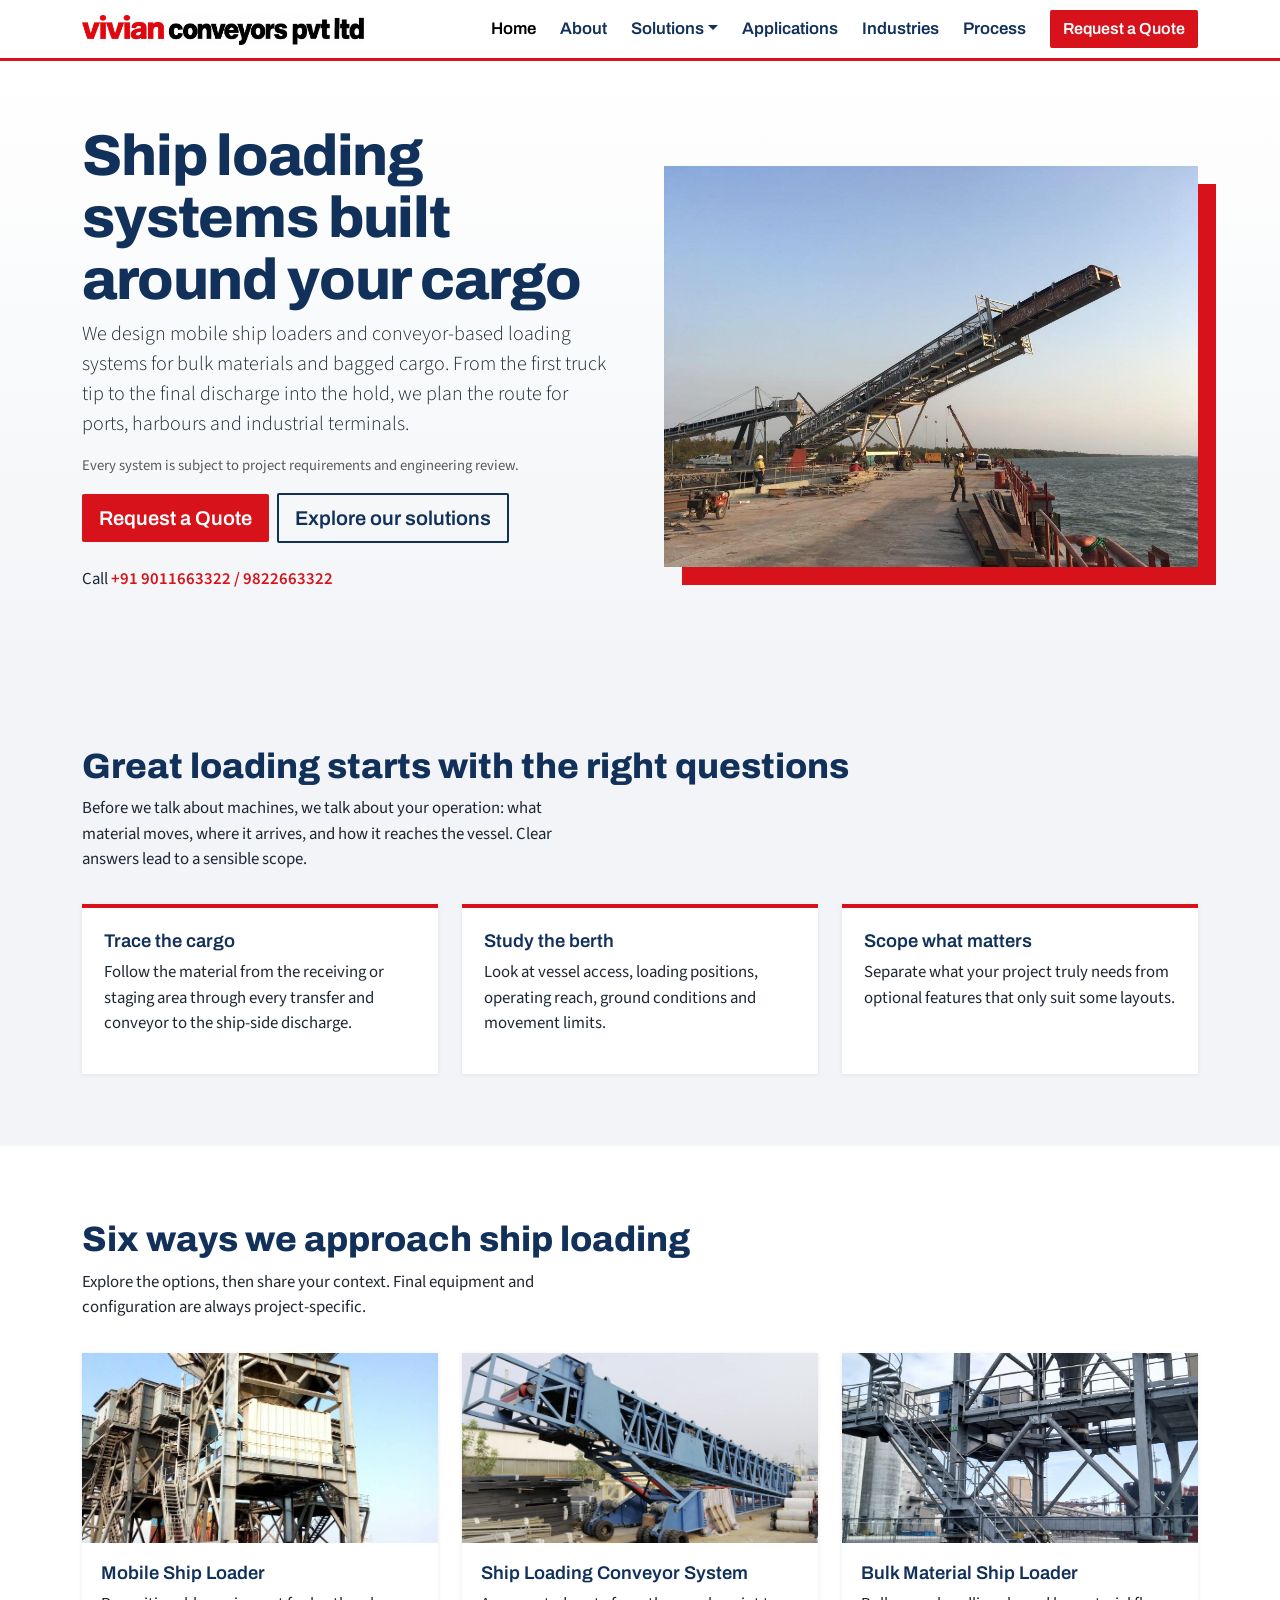
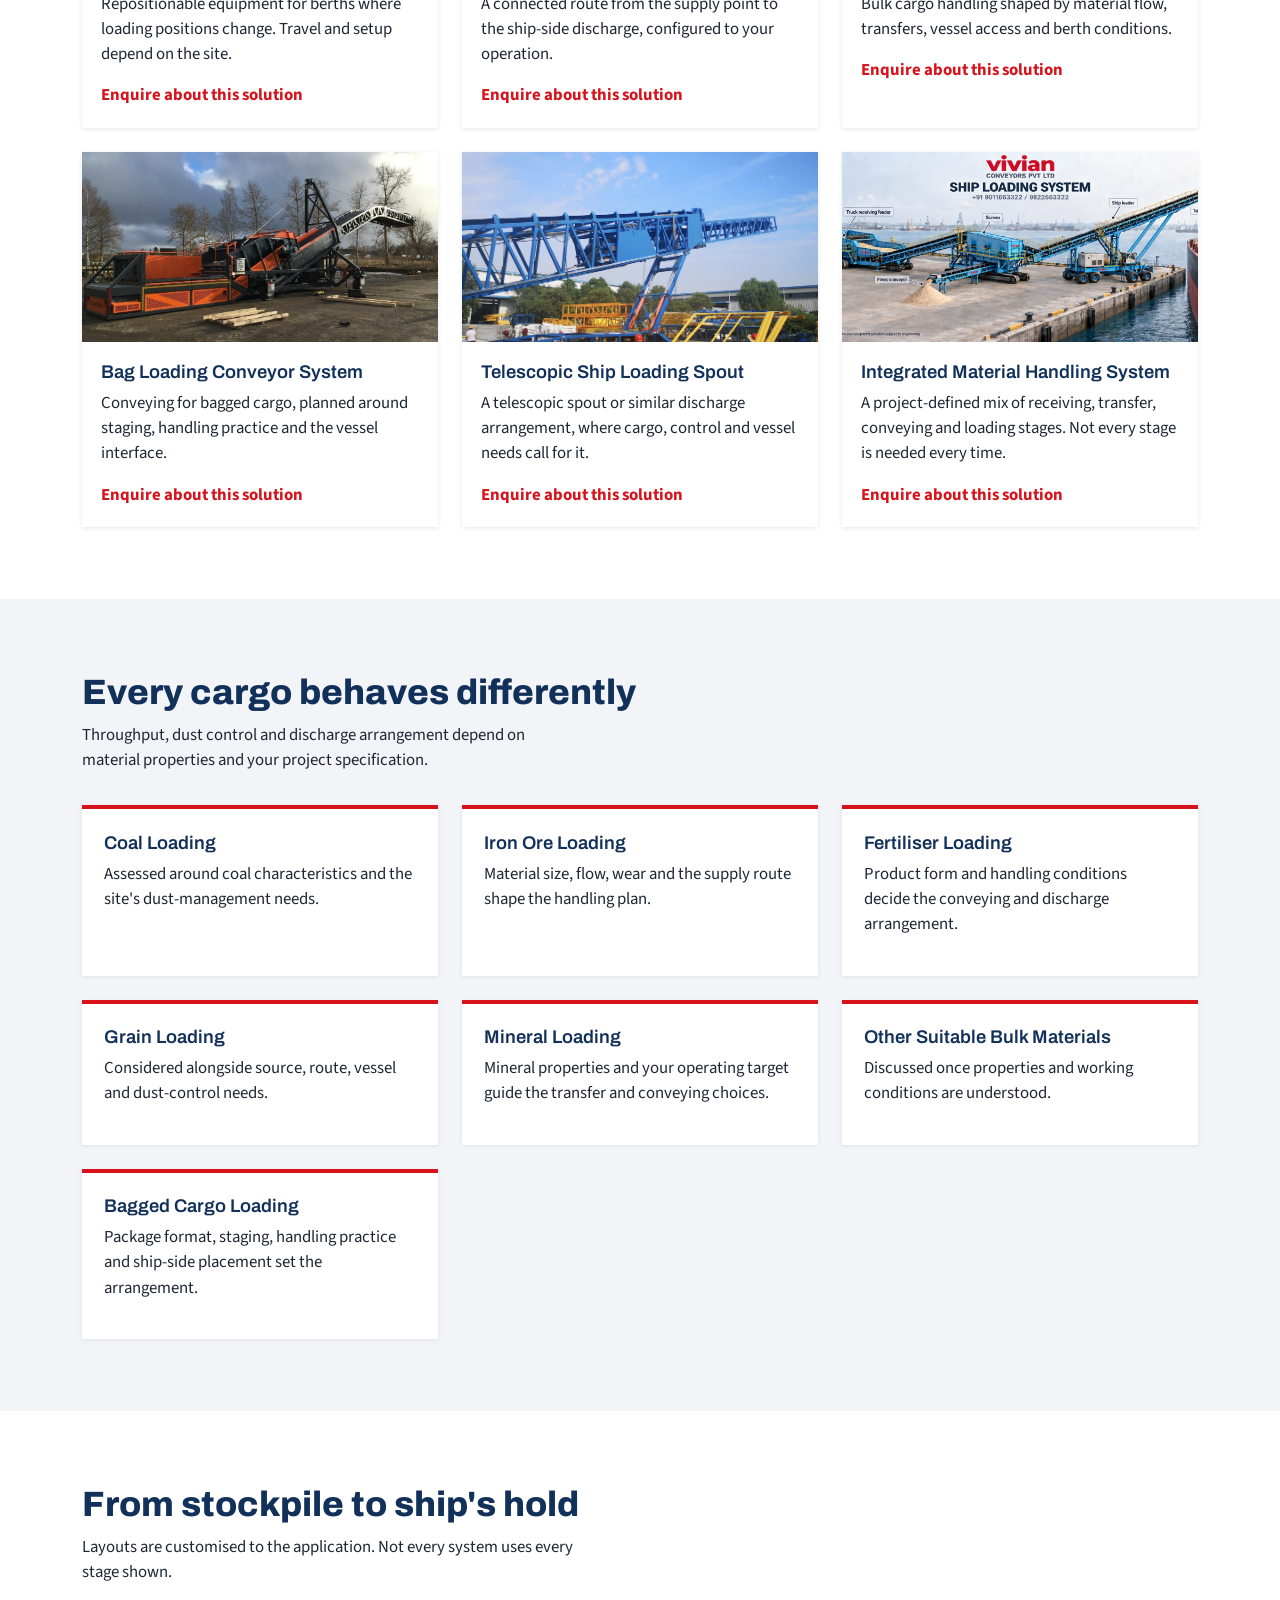
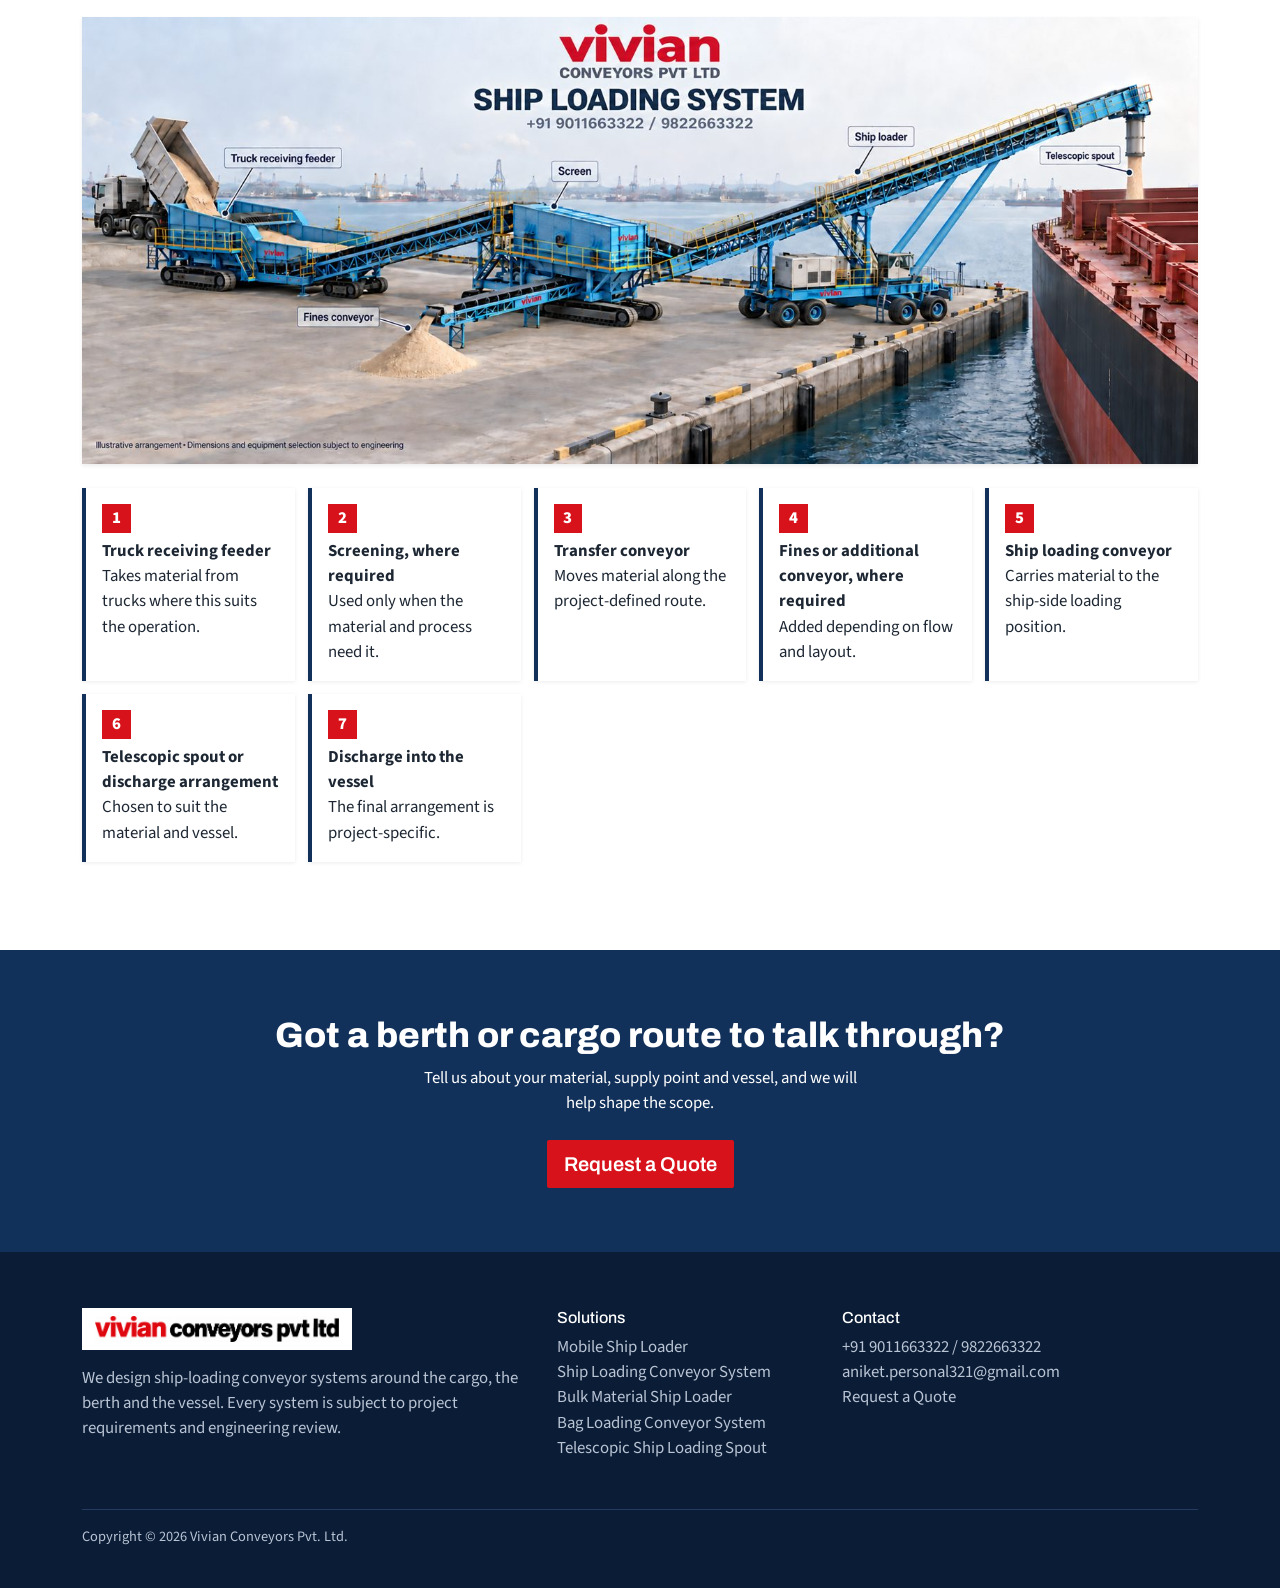
<file: index.html>
<!DOCTYPE html><html lang="en"><head><meta charset="utf-8"><meta name="viewport" content="width=device-width,initial-scale=1"><title>Ship Loading Conveyor Systems | Vivian Conveyors Pvt. Ltd.</title><meta name="description" content="Mobile ship loaders and ship loading conveyor systems for bulk materials and bagged cargo."><link href="https://cdn.jsdelivr.net/npm/bootstrap@5.3.3/dist/css/bootstrap.min.css" rel="stylesheet"><link href="https://fonts.googleapis.com/css2?family=Archivo:wght@600;800&family=Source+Sans+3:wght@400;600&display=swap" rel="stylesheet"><link href="css/style.css" rel="stylesheet"></head><body><nav class="navbar navbar-expand-lg sticky-top"><div class="container"><a class="navbar-brand" href="index.html"><img src="images/logo.png" alt="Vivian Conveyors Pvt. Ltd." height="30"></a><button class="navbar-toggler" data-bs-toggle="collapse" data-bs-target="#m" aria-label="Menu"><span class="navbar-toggler-icon"></span></button><div class="collapse navbar-collapse" id="m"><ul class="navbar-nav ms-auto align-items-lg-center gap-lg-2"><li class="nav-item"><a class="nav-link active" href="index.html">Home</a></li><li class="nav-item"><a class="nav-link" href="about.html">About</a></li><li class="nav-item dropdown"><a class="nav-link dropdown-toggle" href="solutions.html" data-bs-toggle="dropdown">Solutions</a><ul class="dropdown-menu"><li><a class="dropdown-item fw-bold" href="solutions.html">All solutions</a></li><li><a class="dropdown-item" href="mobile-ship-loader.html">Mobile Ship Loader</a></li><li><a class="dropdown-item" href="ship-loading-conveyor-system.html">Ship Loading Conveyor System</a></li><li><a class="dropdown-item" href="bulk-material-ship-loader.html">Bulk Material Ship Loader</a></li><li><a class="dropdown-item" href="bag-loading-conveyor-system.html">Bag Loading Conveyor System</a></li><li><a class="dropdown-item" href="telescopic-ship-loading-spout.html">Telescopic Ship Loading Spout</a></li></ul></li><li class="nav-item"><a class="nav-link" href="applications.html">Applications</a></li><li class="nav-item"><a class="nav-link" href="industries.html">Industries</a></li><li class="nav-item"><a class="nav-link" href="process.html">Process</a></li><li><a class="btn btn-red ms-lg-2" href="contact.html">Request a Quote</a></li></ul></div></div></nav><main><section class="hero"><div class="container"><div class="row align-items-center g-5"><div class="col-lg-6"><h1>Ship loading systems built around your cargo</h1><p class="lead">We design mobile ship loaders and conveyor-based loading systems for bulk materials and bagged cargo. From the first truck tip to the final discharge into the hold, we plan the route for ports, harbours and industrial terminals.</p><p class="small text-muted">Every system is subject to project requirements and engineering review.</p><a class="btn btn-red btn-lg me-2" href="contact.html">Request a Quote</a><a class="btn btn-outline-navy btn-lg" href="solutions.html">Explore our solutions</a><p class="mt-4 call">Call <a href="tel:+919011663322">+91 9011663322 / 9822663322</a></p></div><div class="col-lg-6"><div class="heroimg"><img src="images/jetty.jpg" alt="Ship loading conveyor extended over a jetty"></div></div></div></div></section><section class="sec grey"><div class="container"><h2>Great loading starts with the right questions</h2><p class="intro">Before we talk about machines, we talk about your operation: what material moves, where it arrives, and how it reaches the vessel. Clear answers lead to a sensible scope.</p><div class="row g-4"><div class="col-md-6 col-lg-4"><div class="card-x"><h3>Trace the cargo</h3><p>Follow the material from the receiving or staging area through every transfer and conveyor to the ship-side discharge.</p></div></div><div class="col-md-6 col-lg-4"><div class="card-x"><h3>Study the berth</h3><p>Look at vessel access, loading positions, operating reach, ground conditions and movement limits.</p></div></div><div class="col-md-6 col-lg-4"><div class="card-x"><h3>Scope what matters</h3><p>Separate what your project truly needs from optional features that only suit some layouts.</p></div></div></div></div></section><section class="sec"><div class="container"><h2>Six ways we approach ship loading</h2><p class="intro">Explore the options, then share your context. Final equipment and configuration are always project-specific.</p><div class="row g-4"><div class="col-md-6 col-lg-4"><a class="scard" href="mobile-ship-loader.html"><img src="images/hopper.jpg" alt="Mobile Ship Loader" loading="lazy"><div><h3>Mobile Ship Loader</h3><p>Repositionable equipment for berths where loading positions change. Travel and setup depend on the site.</p><b>Enquire about this solution</b></div></a></div><div class="col-md-6 col-lg-4"><a class="scard" href="ship-loading-conveyor-system.html"><img src="images/tele.jpg" alt="Ship Loading Conveyor System" loading="lazy"><div><h3>Ship Loading Conveyor System</h3><p>A connected route from the supply point to the ship-side discharge, configured to your operation.</p><b>Enquire about this solution</b></div></a></div><div class="col-md-6 col-lg-4"><a class="scard" href="bulk-material-ship-loader.html"><img src="images/tower.jpg" alt="Bulk Material Ship Loader" loading="lazy"><div><h3>Bulk Material Ship Loader</h3><p>Bulk cargo handling shaped by material flow, transfers, vessel access and berth conditions.</p><b>Enquire about this solution</b></div></a></div><div class="col-md-6 col-lg-4"><a class="scard" href="bag-loading-conveyor-system.html"><img src="images/orange.jpg" alt="Bag Loading Conveyor System" loading="lazy"><div><h3>Bag Loading Conveyor System</h3><p>Conveying for bagged cargo, planned around staging, handling practice and the vessel interface.</p><b>Enquire about this solution</b></div></a></div><div class="col-md-6 col-lg-4"><a class="scard" href="telescopic-ship-loading-spout.html"><img src="images/boom.jpg" alt="Telescopic Ship Loading Spout" loading="lazy"><div><h3>Telescopic Ship Loading Spout</h3><p>A telescopic spout or similar discharge arrangement, where cargo, control and vessel needs call for it.</p><b>Enquire about this solution</b></div></a></div><div class="col-md-6 col-lg-4"><a class="scard" href="solutions.html"><img src="images/system.jpg" alt="Integrated ship loading system" loading="lazy"><div><h3>Integrated Material Handling System</h3><p>A project-defined mix of receiving, transfer, conveying and loading stages. Not every stage is needed every time.</p><b>Enquire about this solution</b></div></a></div></div></div></section><section class="sec grey"><div class="container"><h2>Every cargo behaves differently</h2><p class="intro">Throughput, dust control and discharge arrangement depend on material properties and your project specification.</p><div class="row g-4"><div class="col-md-6 col-lg-4"><div class="card-x"><h3>Coal Loading</h3><p>Assessed around coal characteristics and the site's dust-management needs.</p></div></div><div class="col-md-6 col-lg-4"><div class="card-x"><h3>Iron Ore Loading</h3><p>Material size, flow, wear and the supply route shape the handling plan.</p></div></div><div class="col-md-6 col-lg-4"><div class="card-x"><h3>Fertiliser Loading</h3><p>Product form and handling conditions decide the conveying and discharge arrangement.</p></div></div><div class="col-md-6 col-lg-4"><div class="card-x"><h3>Grain Loading</h3><p>Considered alongside source, route, vessel and dust-control needs.</p></div></div><div class="col-md-6 col-lg-4"><div class="card-x"><h3>Mineral Loading</h3><p>Mineral properties and your operating target guide the transfer and conveying choices.</p></div></div><div class="col-md-6 col-lg-4"><div class="card-x"><h3>Other Suitable Bulk Materials</h3><p>Discussed once properties and working conditions are understood.</p></div></div><div class="col-md-6 col-lg-4"><div class="card-x"><h3>Bagged Cargo Loading</h3><p>Package format, staging, handling practice and ship-side placement set the arrangement.</p></div></div></div></div></section><section class="sec"><div class="container"><h2>From stockpile to ship's hold</h2><p class="intro">Layouts are customised to the application. Not every system uses every stage shown.</p><img class="w-100 mb-4 shadow-sm" src="images/system.jpg" alt="Illustrative ship loading arrangement: truck feeder, screen, fines conveyor, ship loader and telescopic spout"><ol class="flow"><li><strong>Truck receiving feeder</strong><span>Takes material from trucks where this suits the operation.</span></li><li><strong>Screening, where required</strong><span>Used only when the material and process need it.</span></li><li><strong>Transfer conveyor</strong><span>Moves material along the project-defined route.</span></li><li><strong>Fines or additional conveyor, where required</strong><span>Added depending on flow and layout.</span></li><li><strong>Ship loading conveyor</strong><span>Carries material to the ship-side loading position.</span></li><li><strong>Telescopic spout or discharge arrangement</strong><span>Chosen to suit the material and vessel.</span></li><li><strong>Discharge into the vessel</strong><span>The final arrangement is project-specific.</span></li></ol></div></section><section class="cta"><div class="container"><h2>Got a berth or cargo route to talk through?</h2><p>Tell us about your material, supply point and vessel, and we will help shape the scope.</p><a class="btn btn-red btn-lg" href="contact.html">Request a Quote</a></div></section></main><footer><div class="container"><div class="row g-4"><div class="col-lg-5"><img src="images/logo.png" class="flogo" alt="Vivian Conveyors Pvt. Ltd."><p class="mt-3">We design ship-loading conveyor systems around the cargo, the berth and the vessel. Every system is subject to project requirements and engineering review.</p></div><div class="col-6 col-lg-3"><h6>Solutions</h6><ul><li><a href="mobile-ship-loader.html">Mobile Ship Loader</a></li><li><a href="ship-loading-conveyor-system.html">Ship Loading Conveyor System</a></li><li><a href="bulk-material-ship-loader.html">Bulk Material Ship Loader</a></li><li><a href="bag-loading-conveyor-system.html">Bag Loading Conveyor System</a></li><li><a href="telescopic-ship-loading-spout.html">Telescopic Ship Loading Spout</a></li></ul></div><div class="col-6 col-lg-4"><h6>Contact</h6><ul><li><a href="tel:+919011663322">+91 9011663322 / 9822663322</a></li><li><a href="mailto:aniket.personal321@gmail.com">aniket.personal321@gmail.com</a></li><li><a href="contact.html">Request a Quote</a></li></ul></div></div><p class="copy">Copyright &copy; <span id="yr">2026</span> Vivian Conveyors Pvt. Ltd.</p></div></footer><script src="https://cdn.jsdelivr.net/npm/bootstrap@5.3.3/dist/js/bootstrap.bundle.min.js"></script><script src="js/main.js"></script></body></html>
</file>
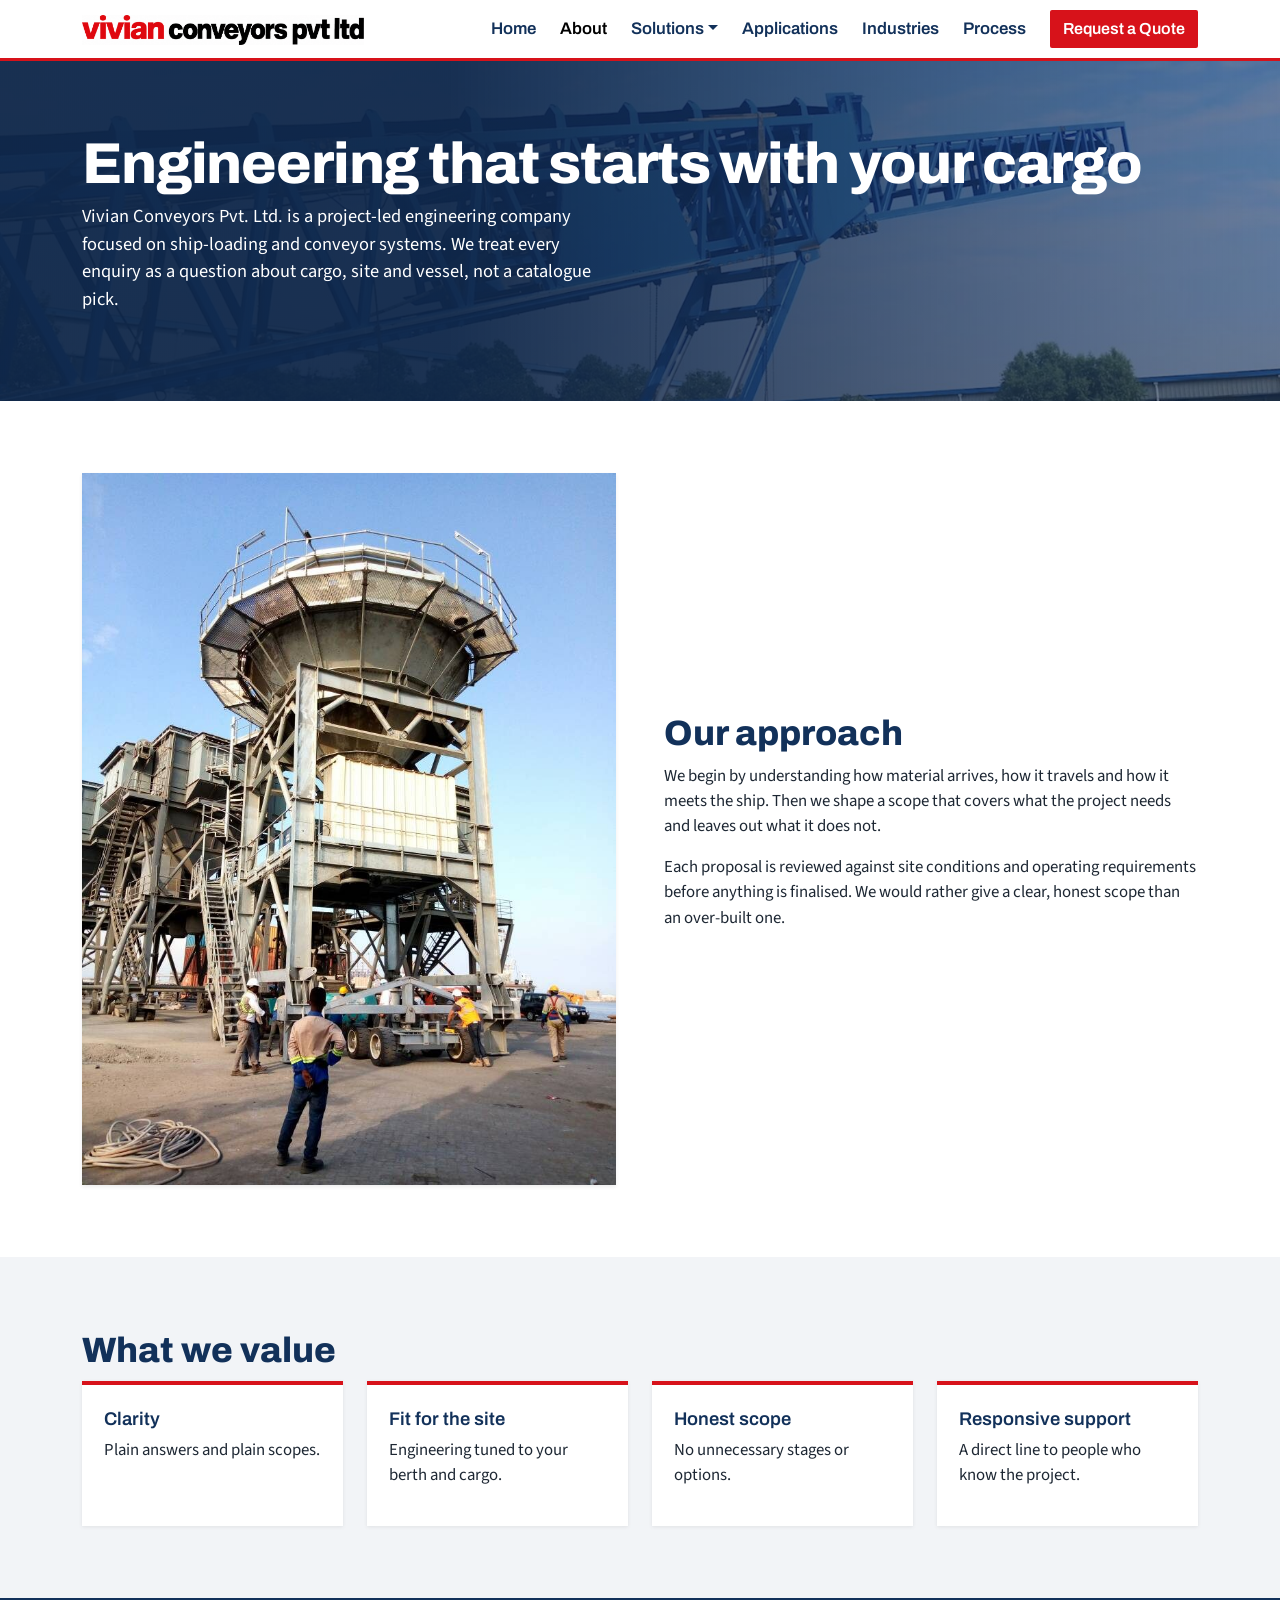
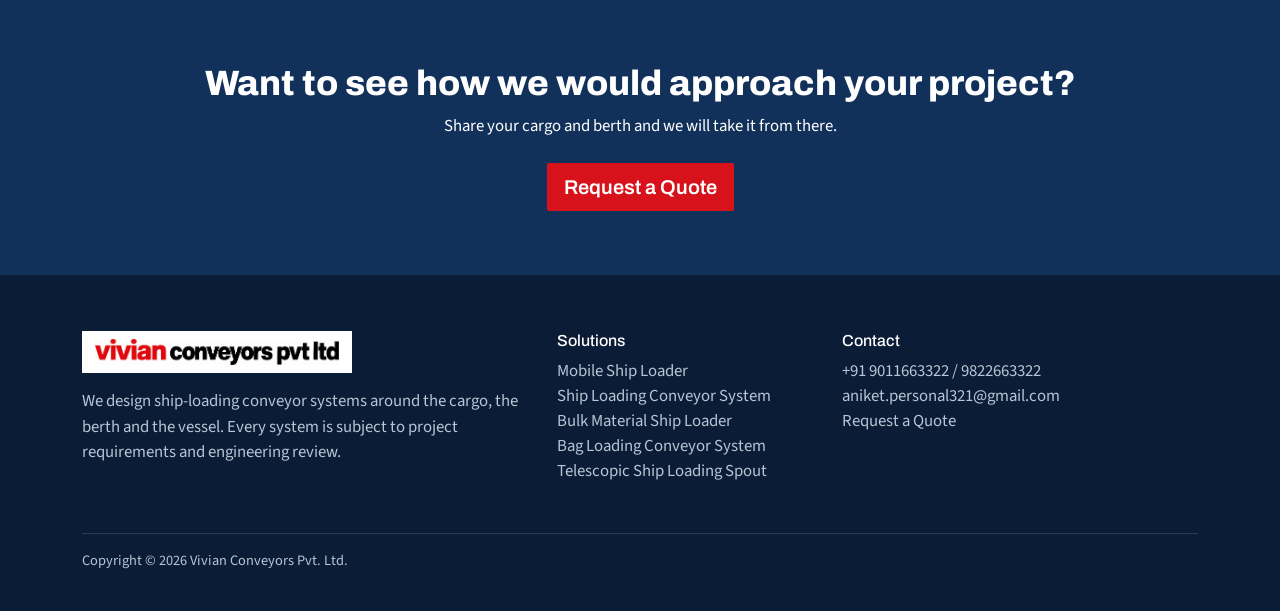
<file: about.html>
<!DOCTYPE html><html lang="en"><head><meta charset="utf-8"><meta name="viewport" content="width=device-width,initial-scale=1"><title>About | Vivian Conveyors Pvt. Ltd.</title><meta name="description" content="About Vivian Conveyors, project-led ship-loading conveyor engineers."><link href="https://cdn.jsdelivr.net/npm/bootstrap@5.3.3/dist/css/bootstrap.min.css" rel="stylesheet"><link href="https://fonts.googleapis.com/css2?family=Archivo:wght@600;800&family=Source+Sans+3:wght@400;600&display=swap" rel="stylesheet"><link href="css/style.css" rel="stylesheet"></head><body><nav class="navbar navbar-expand-lg sticky-top"><div class="container"><a class="navbar-brand" href="index.html"><img src="images/logo.png" alt="Vivian Conveyors Pvt. Ltd." height="30"></a><button class="navbar-toggler" data-bs-toggle="collapse" data-bs-target="#m" aria-label="Menu"><span class="navbar-toggler-icon"></span></button><div class="collapse navbar-collapse" id="m"><ul class="navbar-nav ms-auto align-items-lg-center gap-lg-2"><li class="nav-item"><a class="nav-link" href="index.html">Home</a></li><li class="nav-item"><a class="nav-link active" href="about.html">About</a></li><li class="nav-item dropdown"><a class="nav-link dropdown-toggle" href="solutions.html" data-bs-toggle="dropdown">Solutions</a><ul class="dropdown-menu"><li><a class="dropdown-item fw-bold" href="solutions.html">All solutions</a></li><li><a class="dropdown-item" href="mobile-ship-loader.html">Mobile Ship Loader</a></li><li><a class="dropdown-item" href="ship-loading-conveyor-system.html">Ship Loading Conveyor System</a></li><li><a class="dropdown-item" href="bulk-material-ship-loader.html">Bulk Material Ship Loader</a></li><li><a class="dropdown-item" href="bag-loading-conveyor-system.html">Bag Loading Conveyor System</a></li><li><a class="dropdown-item" href="telescopic-ship-loading-spout.html">Telescopic Ship Loading Spout</a></li></ul></li><li class="nav-item"><a class="nav-link" href="applications.html">Applications</a></li><li class="nav-item"><a class="nav-link" href="industries.html">Industries</a></li><li class="nav-item"><a class="nav-link" href="process.html">Process</a></li><li><a class="btn btn-red ms-lg-2" href="contact.html">Request a Quote</a></li></ul></div></div></nav><main><section class="phead" style="background-image:linear-gradient(90deg,rgba(14,38,72,.94) 35%,rgba(14,38,72,.45)),url(images/boom.jpg)"><div class="container"><h1>Engineering that starts with your cargo</h1><p>Vivian Conveyors Pvt. Ltd. is a project-led engineering company focused on ship-loading and conveyor systems. We treat every enquiry as a question about cargo, site and vessel, not a catalogue pick.</p></div></section><section class="sec"><div class="container"><div class="row g-5 align-items-center"><div class="col-lg-6"><img class="w-100 shadow-sm" src="images/hopper.jpg" alt="Mobile hopper structure at a port"></div><div class="col-lg-6"><h2>Our approach</h2><p>We begin by understanding how material arrives, how it travels and how it meets the ship. Then we shape a scope that covers what the project needs and leaves out what it does not.</p><p>Each proposal is reviewed against site conditions and operating requirements before anything is finalised. We would rather give a clear, honest scope than an over-built one.</p></div></div></div></section><section class="sec grey"><div class="container"><h2>What we value</h2><div class="row g-4"><div class="col-md-6 col-lg-3"><div class="card-x"><h3>Clarity</h3><p>Plain answers and plain scopes.</p></div></div><div class="col-md-6 col-lg-3"><div class="card-x"><h3>Fit for the site</h3><p>Engineering tuned to your berth and cargo.</p></div></div><div class="col-md-6 col-lg-3"><div class="card-x"><h3>Honest scope</h3><p>No unnecessary stages or options.</p></div></div><div class="col-md-6 col-lg-3"><div class="card-x"><h3>Responsive support</h3><p>A direct line to people who know the project.</p></div></div></div></div></section><section class="cta"><div class="container"><h2>Want to see how we would approach your project?</h2><p>Share your cargo and berth and we will take it from there.</p><a class="btn btn-red btn-lg" href="contact.html">Request a Quote</a></div></section></main><footer><div class="container"><div class="row g-4"><div class="col-lg-5"><img src="images/logo.png" class="flogo" alt="Vivian Conveyors Pvt. Ltd."><p class="mt-3">We design ship-loading conveyor systems around the cargo, the berth and the vessel. Every system is subject to project requirements and engineering review.</p></div><div class="col-6 col-lg-3"><h6>Solutions</h6><ul><li><a href="mobile-ship-loader.html">Mobile Ship Loader</a></li><li><a href="ship-loading-conveyor-system.html">Ship Loading Conveyor System</a></li><li><a href="bulk-material-ship-loader.html">Bulk Material Ship Loader</a></li><li><a href="bag-loading-conveyor-system.html">Bag Loading Conveyor System</a></li><li><a href="telescopic-ship-loading-spout.html">Telescopic Ship Loading Spout</a></li></ul></div><div class="col-6 col-lg-4"><h6>Contact</h6><ul><li><a href="tel:+919011663322">+91 9011663322 / 9822663322</a></li><li><a href="mailto:aniket.personal321@gmail.com">aniket.personal321@gmail.com</a></li><li><a href="contact.html">Request a Quote</a></li></ul></div></div><p class="copy">Copyright &copy; <span id="yr">2026</span> Vivian Conveyors Pvt. Ltd.</p></div></footer><script src="https://cdn.jsdelivr.net/npm/bootstrap@5.3.3/dist/js/bootstrap.bundle.min.js"></script><script src="js/main.js"></script></body></html>
</file>
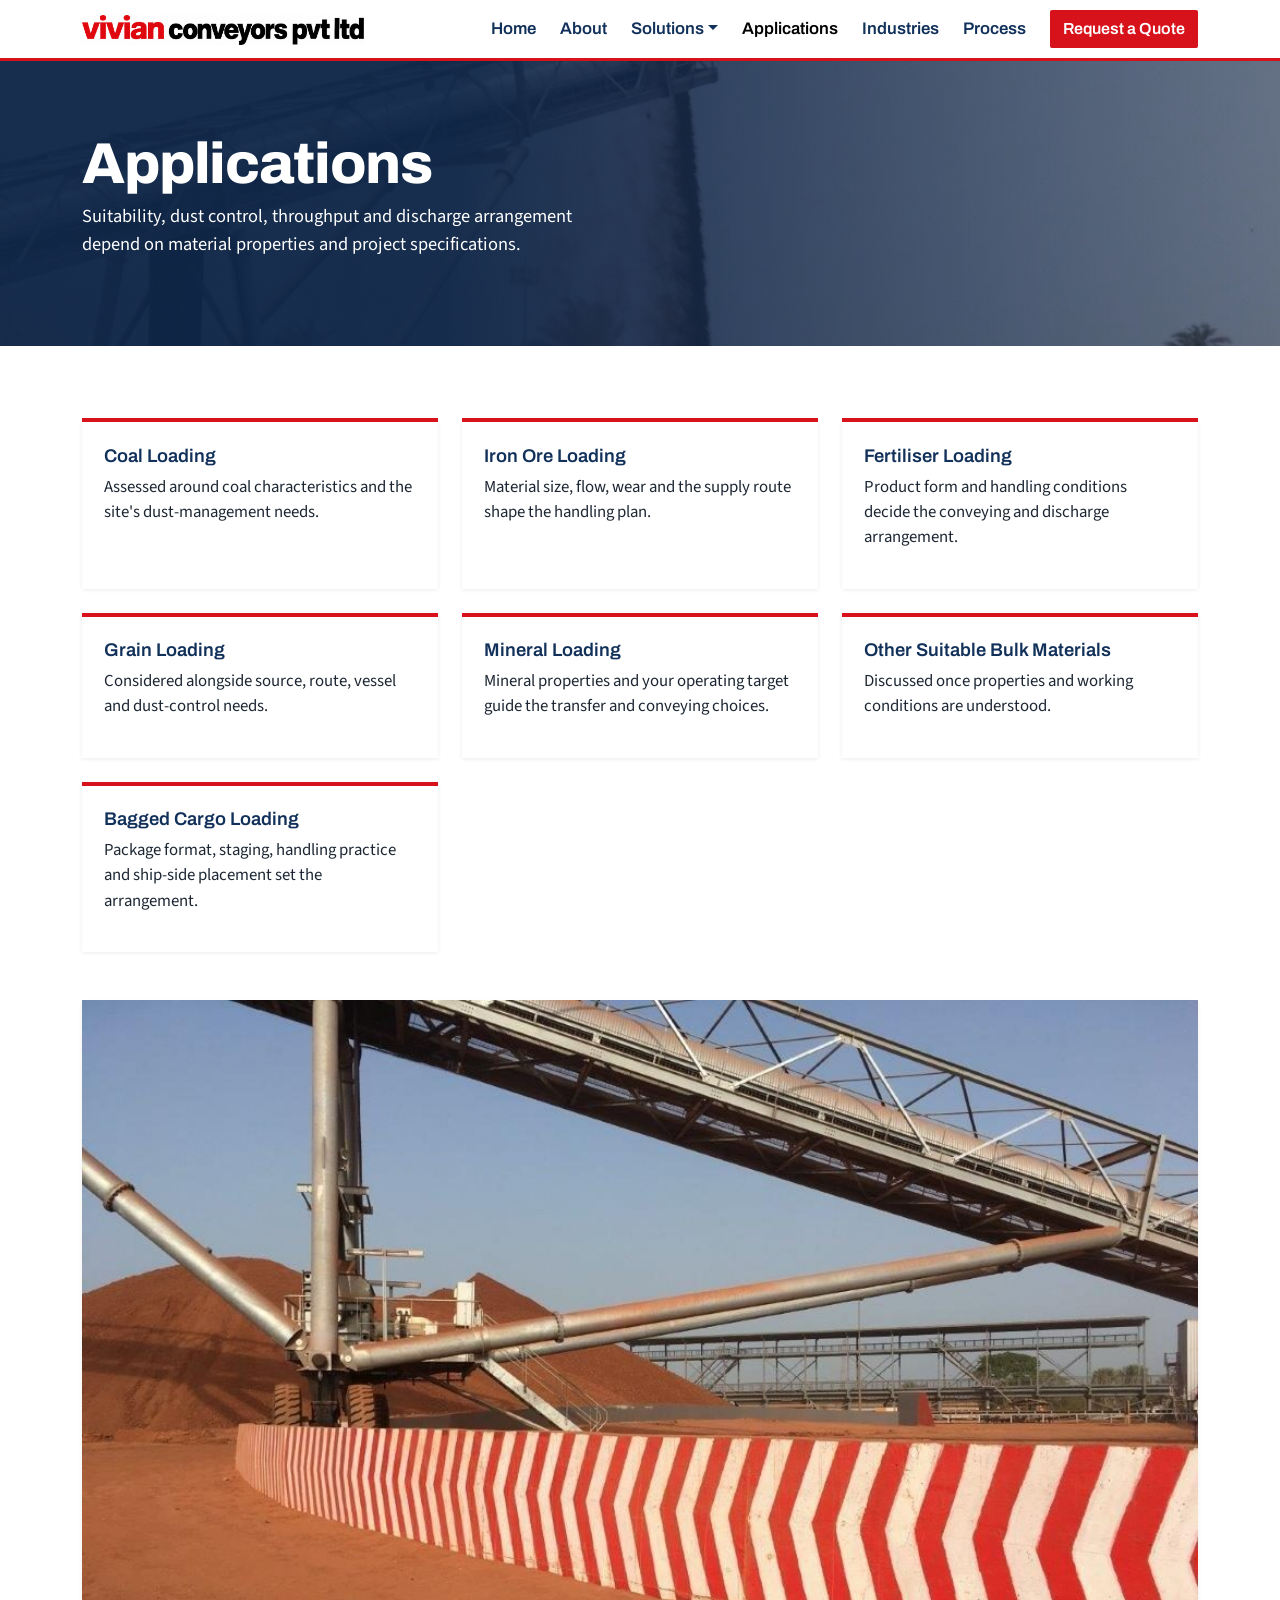
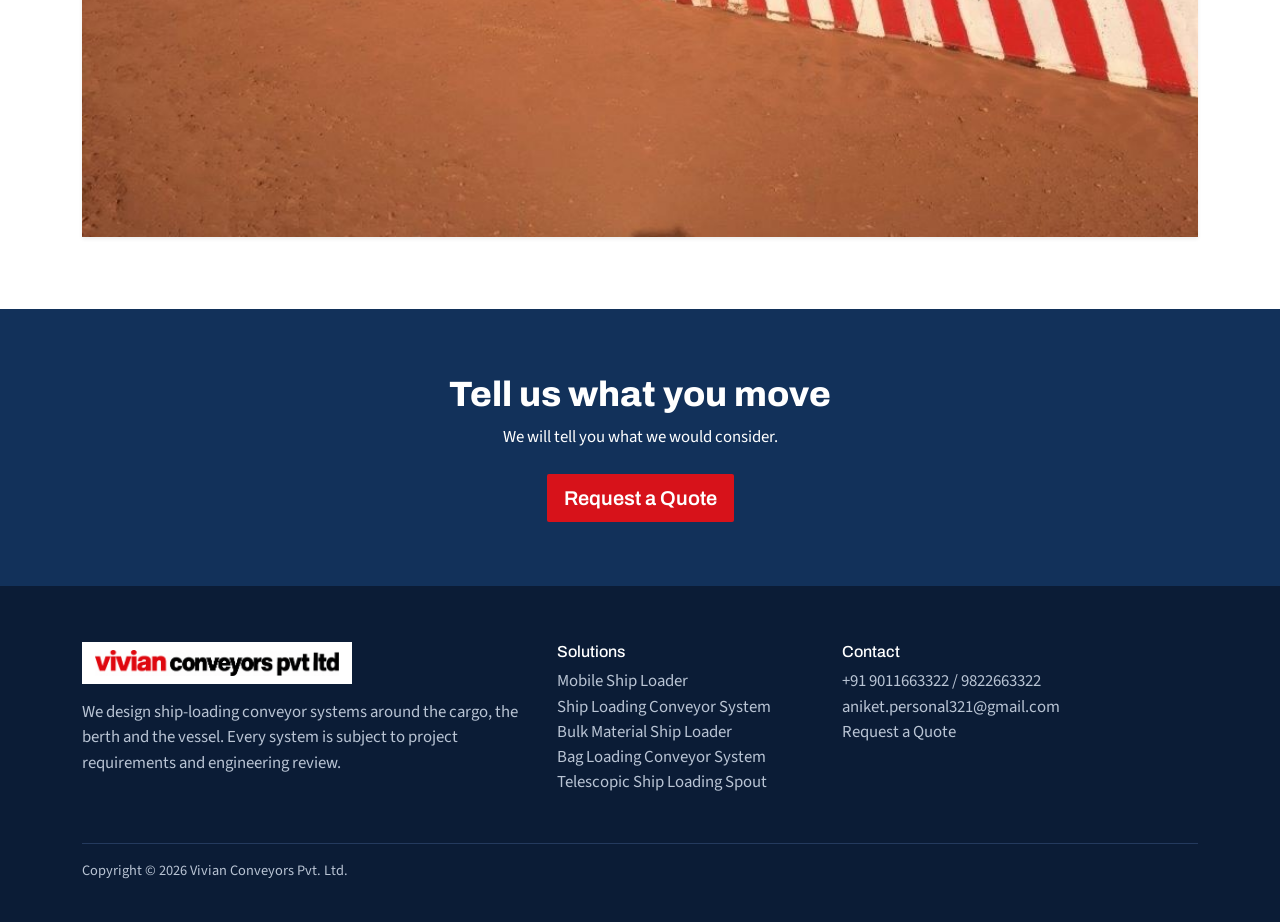
<file: applications.html>
<!DOCTYPE html><html lang="en"><head><meta charset="utf-8"><meta name="viewport" content="width=device-width,initial-scale=1"><title>Applications | Vivian Conveyors Pvt. Ltd.</title><meta name="description" content="Cargo types we plan ship loading for."><link href="https://cdn.jsdelivr.net/npm/bootstrap@5.3.3/dist/css/bootstrap.min.css" rel="stylesheet"><link href="https://fonts.googleapis.com/css2?family=Archivo:wght@600;800&family=Source+Sans+3:wght@400;600&display=swap" rel="stylesheet"><link href="css/style.css" rel="stylesheet"></head><body><nav class="navbar navbar-expand-lg sticky-top"><div class="container"><a class="navbar-brand" href="index.html"><img src="images/logo.png" alt="Vivian Conveyors Pvt. Ltd." height="30"></a><button class="navbar-toggler" data-bs-toggle="collapse" data-bs-target="#m" aria-label="Menu"><span class="navbar-toggler-icon"></span></button><div class="collapse navbar-collapse" id="m"><ul class="navbar-nav ms-auto align-items-lg-center gap-lg-2"><li class="nav-item"><a class="nav-link" href="index.html">Home</a></li><li class="nav-item"><a class="nav-link" href="about.html">About</a></li><li class="nav-item dropdown"><a class="nav-link dropdown-toggle" href="solutions.html" data-bs-toggle="dropdown">Solutions</a><ul class="dropdown-menu"><li><a class="dropdown-item fw-bold" href="solutions.html">All solutions</a></li><li><a class="dropdown-item" href="mobile-ship-loader.html">Mobile Ship Loader</a></li><li><a class="dropdown-item" href="ship-loading-conveyor-system.html">Ship Loading Conveyor System</a></li><li><a class="dropdown-item" href="bulk-material-ship-loader.html">Bulk Material Ship Loader</a></li><li><a class="dropdown-item" href="bag-loading-conveyor-system.html">Bag Loading Conveyor System</a></li><li><a class="dropdown-item" href="telescopic-ship-loading-spout.html">Telescopic Ship Loading Spout</a></li></ul></li><li class="nav-item"><a class="nav-link active" href="applications.html">Applications</a></li><li class="nav-item"><a class="nav-link" href="industries.html">Industries</a></li><li class="nav-item"><a class="nav-link" href="process.html">Process</a></li><li><a class="btn btn-red ms-lg-2" href="contact.html">Request a Quote</a></li></ul></div></div></nav><main><section class="phead" style="background-image:linear-gradient(90deg,rgba(14,38,72,.94) 35%,rgba(14,38,72,.45)),url(images/ore.jpg)"><div class="container"><h1>Applications</h1><p>Suitability, dust control, throughput and discharge arrangement depend on material properties and project specifications.</p></div></section><section class="sec"><div class="container"><div class="row g-4"><div class="col-md-6 col-lg-4"><div class="card-x"><h3>Coal Loading</h3><p>Assessed around coal characteristics and the site's dust-management needs.</p></div></div><div class="col-md-6 col-lg-4"><div class="card-x"><h3>Iron Ore Loading</h3><p>Material size, flow, wear and the supply route shape the handling plan.</p></div></div><div class="col-md-6 col-lg-4"><div class="card-x"><h3>Fertiliser Loading</h3><p>Product form and handling conditions decide the conveying and discharge arrangement.</p></div></div><div class="col-md-6 col-lg-4"><div class="card-x"><h3>Grain Loading</h3><p>Considered alongside source, route, vessel and dust-control needs.</p></div></div><div class="col-md-6 col-lg-4"><div class="card-x"><h3>Mineral Loading</h3><p>Mineral properties and your operating target guide the transfer and conveying choices.</p></div></div><div class="col-md-6 col-lg-4"><div class="card-x"><h3>Other Suitable Bulk Materials</h3><p>Discussed once properties and working conditions are understood.</p></div></div><div class="col-md-6 col-lg-4"><div class="card-x"><h3>Bagged Cargo Loading</h3><p>Package format, staging, handling practice and ship-side placement set the arrangement.</p></div></div></div><img class="w-100 mt-5 shadow-sm" src="images/stripe.jpg" alt="Conveyor and bulk stockpile at a mineral terminal"></div></section><section class="cta"><div class="container"><h2>Tell us what you move</h2><p>We will tell you what we would consider.</p><a class="btn btn-red btn-lg" href="contact.html">Request a Quote</a></div></section></main><footer><div class="container"><div class="row g-4"><div class="col-lg-5"><img src="images/logo.png" class="flogo" alt="Vivian Conveyors Pvt. Ltd."><p class="mt-3">We design ship-loading conveyor systems around the cargo, the berth and the vessel. Every system is subject to project requirements and engineering review.</p></div><div class="col-6 col-lg-3"><h6>Solutions</h6><ul><li><a href="mobile-ship-loader.html">Mobile Ship Loader</a></li><li><a href="ship-loading-conveyor-system.html">Ship Loading Conveyor System</a></li><li><a href="bulk-material-ship-loader.html">Bulk Material Ship Loader</a></li><li><a href="bag-loading-conveyor-system.html">Bag Loading Conveyor System</a></li><li><a href="telescopic-ship-loading-spout.html">Telescopic Ship Loading Spout</a></li></ul></div><div class="col-6 col-lg-4"><h6>Contact</h6><ul><li><a href="tel:+919011663322">+91 9011663322 / 9822663322</a></li><li><a href="mailto:aniket.personal321@gmail.com">aniket.personal321@gmail.com</a></li><li><a href="contact.html">Request a Quote</a></li></ul></div></div><p class="copy">Copyright &copy; <span id="yr">2026</span> Vivian Conveyors Pvt. Ltd.</p></div></footer><script src="https://cdn.jsdelivr.net/npm/bootstrap@5.3.3/dist/js/bootstrap.bundle.min.js"></script><script src="js/main.js"></script></body></html>
</file>
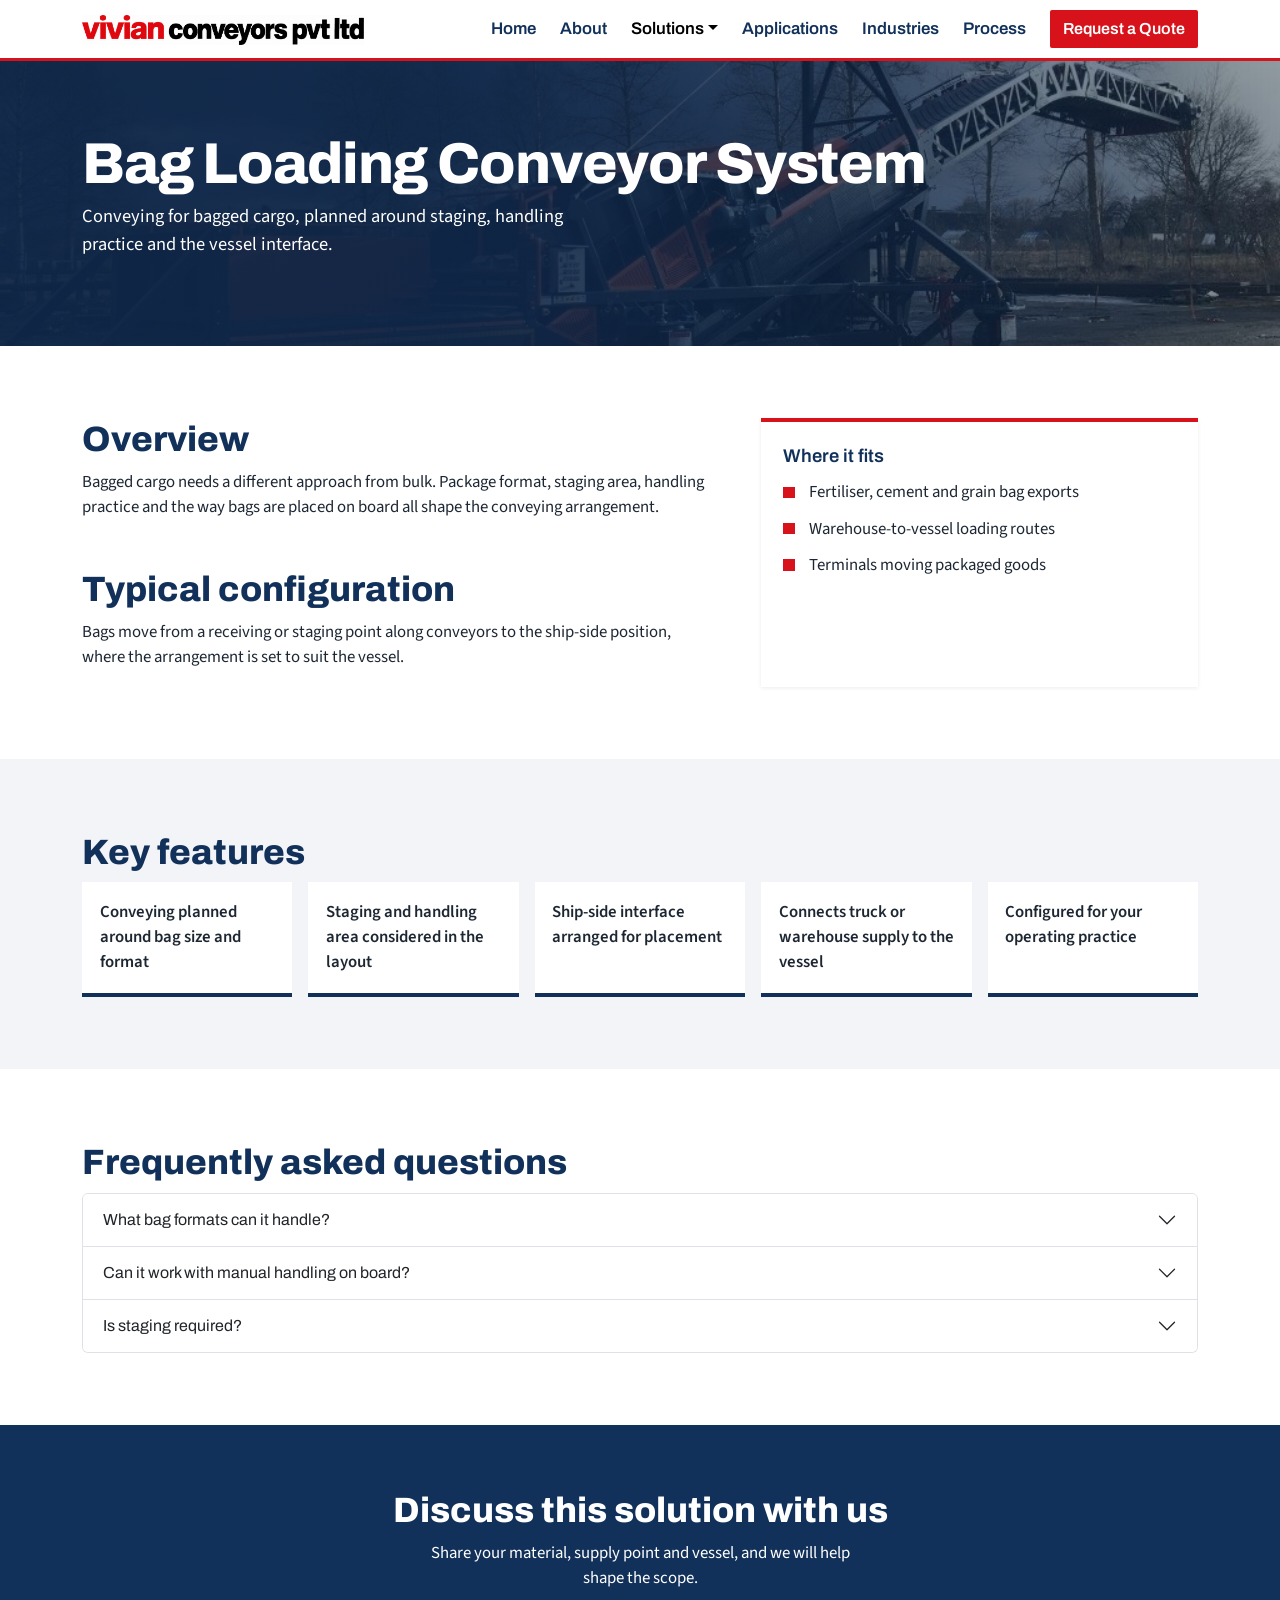
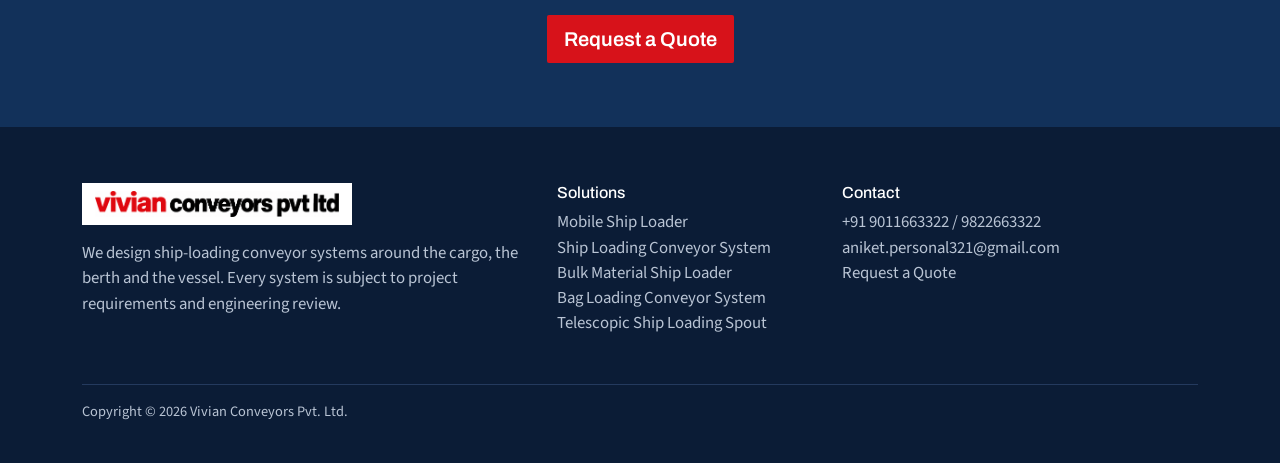
<file: bag-loading-conveyor-system.html>
<!DOCTYPE html><html lang="en"><head><meta charset="utf-8"><meta name="viewport" content="width=device-width,initial-scale=1"><title>Bag Loading Conveyor System | Vivian Conveyors Pvt. Ltd.</title><meta name="description" content="Conveying for bagged cargo, planned around staging, handling practice and the vessel interface."><link href="https://cdn.jsdelivr.net/npm/bootstrap@5.3.3/dist/css/bootstrap.min.css" rel="stylesheet"><link href="https://fonts.googleapis.com/css2?family=Archivo:wght@600;800&family=Source+Sans+3:wght@400;600&display=swap" rel="stylesheet"><link href="css/style.css" rel="stylesheet"></head><body><nav class="navbar navbar-expand-lg sticky-top"><div class="container"><a class="navbar-brand" href="index.html"><img src="images/logo.png" alt="Vivian Conveyors Pvt. Ltd." height="30"></a><button class="navbar-toggler" data-bs-toggle="collapse" data-bs-target="#m" aria-label="Menu"><span class="navbar-toggler-icon"></span></button><div class="collapse navbar-collapse" id="m"><ul class="navbar-nav ms-auto align-items-lg-center gap-lg-2"><li class="nav-item"><a class="nav-link" href="index.html">Home</a></li><li class="nav-item"><a class="nav-link" href="about.html">About</a></li><li class="nav-item dropdown"><a class="nav-link dropdown-toggle active" href="solutions.html" data-bs-toggle="dropdown">Solutions</a><ul class="dropdown-menu"><li><a class="dropdown-item fw-bold" href="solutions.html">All solutions</a></li><li><a class="dropdown-item" href="mobile-ship-loader.html">Mobile Ship Loader</a></li><li><a class="dropdown-item" href="ship-loading-conveyor-system.html">Ship Loading Conveyor System</a></li><li><a class="dropdown-item" href="bulk-material-ship-loader.html">Bulk Material Ship Loader</a></li><li><a class="dropdown-item" href="bag-loading-conveyor-system.html">Bag Loading Conveyor System</a></li><li><a class="dropdown-item" href="telescopic-ship-loading-spout.html">Telescopic Ship Loading Spout</a></li></ul></li><li class="nav-item"><a class="nav-link" href="applications.html">Applications</a></li><li class="nav-item"><a class="nav-link" href="industries.html">Industries</a></li><li class="nav-item"><a class="nav-link" href="process.html">Process</a></li><li><a class="btn btn-red ms-lg-2" href="contact.html">Request a Quote</a></li></ul></div></div></nav><main><section class="phead" style="background-image:linear-gradient(90deg,rgba(14,38,72,.94) 35%,rgba(14,38,72,.45)),url(images/orange.jpg)"><div class="container"><h1>Bag Loading Conveyor System</h1><p>Conveying for bagged cargo, planned around staging, handling practice and the vessel interface.</p></div></section><section class="sec"><div class="container"><div class="row g-5"><div class="col-lg-7"><h2>Overview</h2><p>Bagged cargo needs a different approach from bulk. Package format, staging area, handling practice and the way bags are placed on board all shape the conveying arrangement.</p><h2 class="mt-5">Typical configuration</h2><p>Bags move from a receiving or staging point along conveyors to the ship-side position, where the arrangement is set to suit the vessel.</p></div><div class="col-lg-5"><div class="card-x"><h3>Where it fits</h3><ul class="tick"><li>Fertiliser, cement and grain bag exports</li><li>Warehouse-to-vessel loading routes</li><li>Terminals moving packaged goods</li></ul></div></div></div></div></section><section class="sec grey"><div class="container"><h2>Key features</h2><div class="row g-3"><div class="col-md-6 col-lg"><div class="feat">Conveying planned around bag size and format</div></div><div class="col-md-6 col-lg"><div class="feat">Staging and handling area considered in the layout</div></div><div class="col-md-6 col-lg"><div class="feat">Ship-side interface arranged for placement</div></div><div class="col-md-6 col-lg"><div class="feat">Connects truck or warehouse supply to the vessel</div></div><div class="col-md-6 col-lg"><div class="feat">Configured for your operating practice</div></div></div></div></section><section class="sec"><div class="container"><h2>Frequently asked questions</h2><div class="accordion"><div class="accordion-item"><h3 class="accordion-header"><button class="accordion-button collapsed" data-bs-toggle="collapse" data-bs-target="#q0">What bag formats can it handle?</button></h3><div id="q0" class="accordion-collapse collapse"><div class="accordion-body">This depends on bag size and weight, which we confirm in the brief.</div></div></div><div class="accordion-item"><h3 class="accordion-header"><button class="accordion-button collapsed" data-bs-toggle="collapse" data-bs-target="#q1">Can it work with manual handling on board?</button></h3><div id="q1" class="accordion-collapse collapse"><div class="accordion-body">Yes, where your practice includes it.</div></div></div><div class="accordion-item"><h3 class="accordion-header"><button class="accordion-button collapsed" data-bs-toggle="collapse" data-bs-target="#q2">Is staging required?</button></h3><div id="q2" class="accordion-collapse collapse"><div class="accordion-body">Usually some staging is considered. We plan it with you.</div></div></div></div></div></section><section class="cta"><div class="container"><h2>Discuss this solution with us</h2><p>Share your material, supply point and vessel, and we will help shape the scope.</p><a class="btn btn-red btn-lg" href="contact.html">Request a Quote</a></div></section></main><footer><div class="container"><div class="row g-4"><div class="col-lg-5"><img src="images/logo.png" class="flogo" alt="Vivian Conveyors Pvt. Ltd."><p class="mt-3">We design ship-loading conveyor systems around the cargo, the berth and the vessel. Every system is subject to project requirements and engineering review.</p></div><div class="col-6 col-lg-3"><h6>Solutions</h6><ul><li><a href="mobile-ship-loader.html">Mobile Ship Loader</a></li><li><a href="ship-loading-conveyor-system.html">Ship Loading Conveyor System</a></li><li><a href="bulk-material-ship-loader.html">Bulk Material Ship Loader</a></li><li><a href="bag-loading-conveyor-system.html">Bag Loading Conveyor System</a></li><li><a href="telescopic-ship-loading-spout.html">Telescopic Ship Loading Spout</a></li></ul></div><div class="col-6 col-lg-4"><h6>Contact</h6><ul><li><a href="tel:+919011663322">+91 9011663322 / 9822663322</a></li><li><a href="mailto:aniket.personal321@gmail.com">aniket.personal321@gmail.com</a></li><li><a href="contact.html">Request a Quote</a></li></ul></div></div><p class="copy">Copyright &copy; <span id="yr">2026</span> Vivian Conveyors Pvt. Ltd.</p></div></footer><script src="https://cdn.jsdelivr.net/npm/bootstrap@5.3.3/dist/js/bootstrap.bundle.min.js"></script><script src="js/main.js"></script></body></html>
</file>
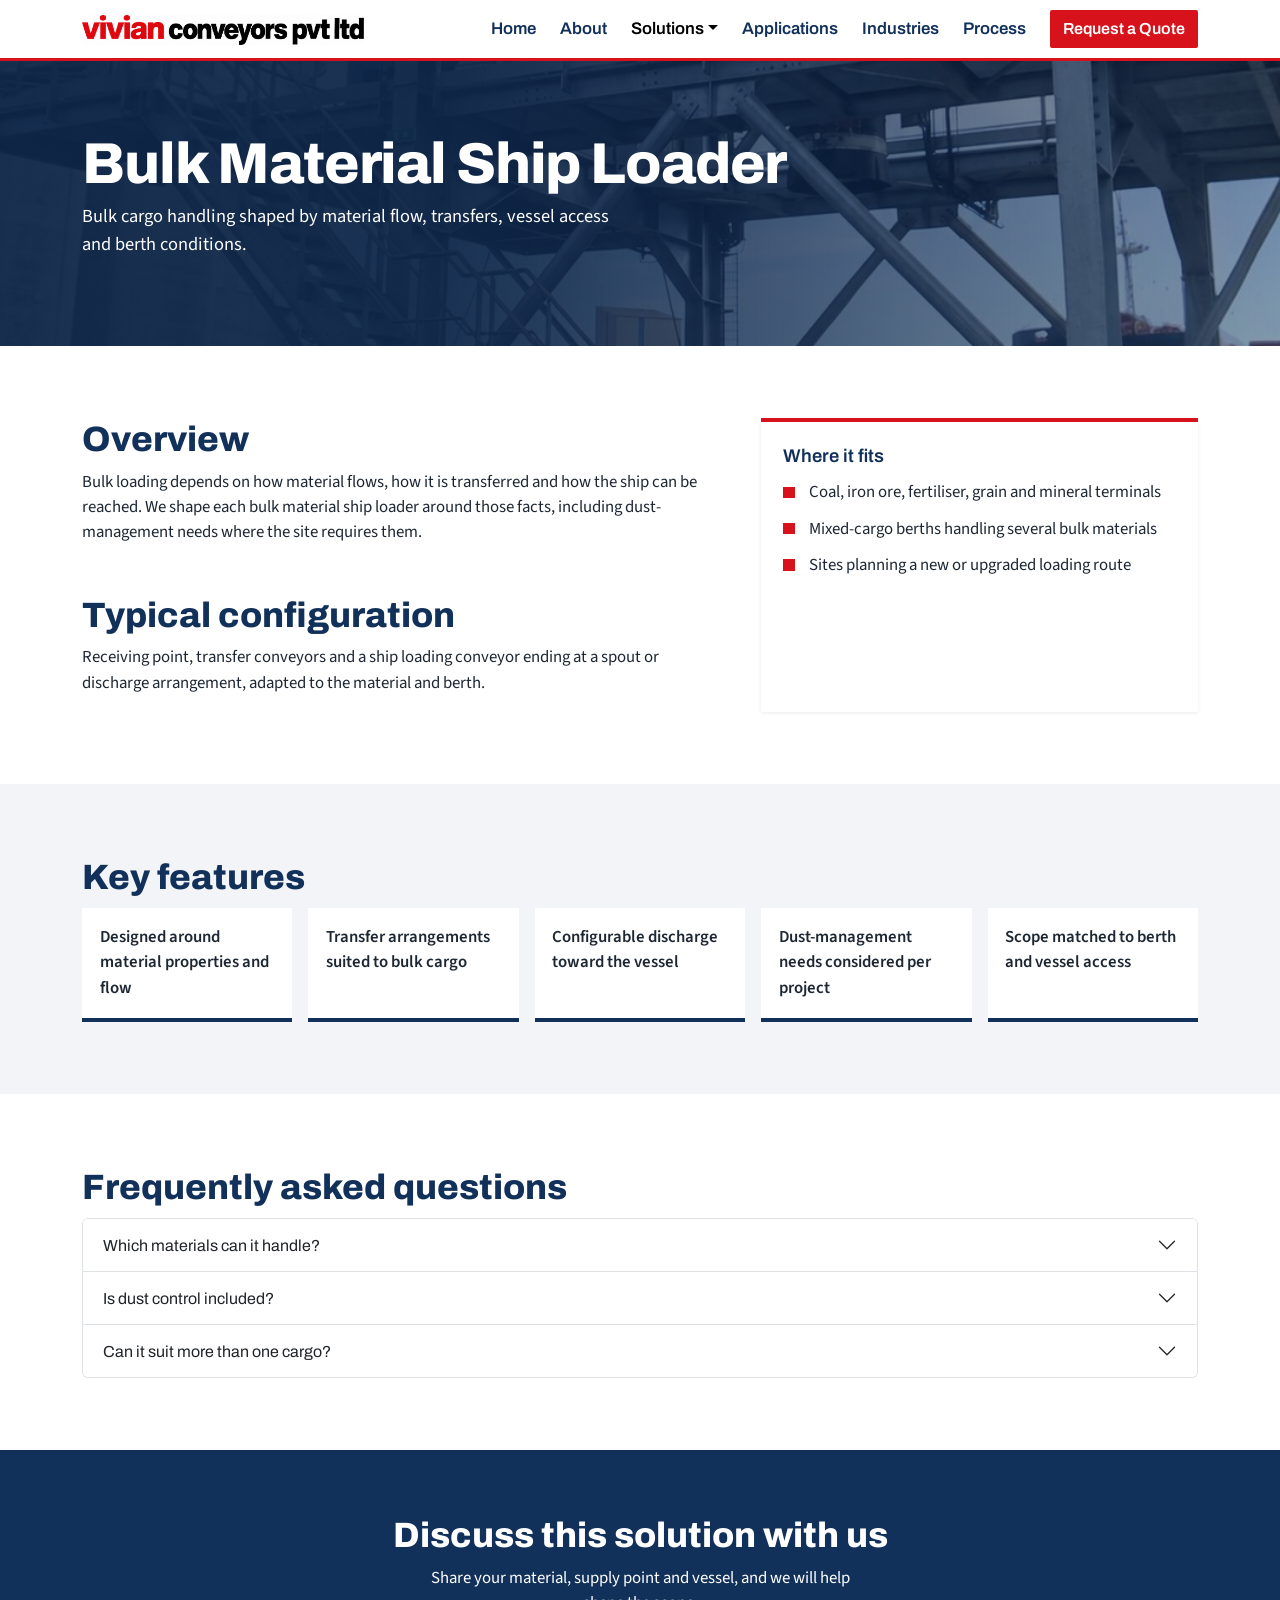
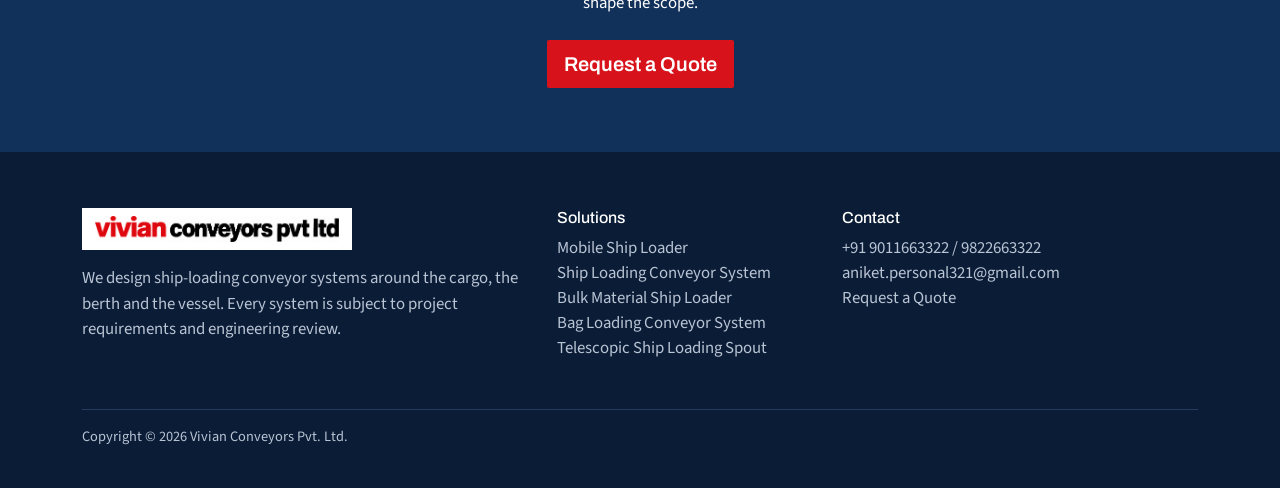
<file: bulk-material-ship-loader.html>
<!DOCTYPE html><html lang="en"><head><meta charset="utf-8"><meta name="viewport" content="width=device-width,initial-scale=1"><title>Bulk Material Ship Loader | Vivian Conveyors Pvt. Ltd.</title><meta name="description" content="Bulk cargo handling shaped by material flow, transfers, vessel access and berth conditions."><link href="https://cdn.jsdelivr.net/npm/bootstrap@5.3.3/dist/css/bootstrap.min.css" rel="stylesheet"><link href="https://fonts.googleapis.com/css2?family=Archivo:wght@600;800&family=Source+Sans+3:wght@400;600&display=swap" rel="stylesheet"><link href="css/style.css" rel="stylesheet"></head><body><nav class="navbar navbar-expand-lg sticky-top"><div class="container"><a class="navbar-brand" href="index.html"><img src="images/logo.png" alt="Vivian Conveyors Pvt. Ltd." height="30"></a><button class="navbar-toggler" data-bs-toggle="collapse" data-bs-target="#m" aria-label="Menu"><span class="navbar-toggler-icon"></span></button><div class="collapse navbar-collapse" id="m"><ul class="navbar-nav ms-auto align-items-lg-center gap-lg-2"><li class="nav-item"><a class="nav-link" href="index.html">Home</a></li><li class="nav-item"><a class="nav-link" href="about.html">About</a></li><li class="nav-item dropdown"><a class="nav-link dropdown-toggle active" href="solutions.html" data-bs-toggle="dropdown">Solutions</a><ul class="dropdown-menu"><li><a class="dropdown-item fw-bold" href="solutions.html">All solutions</a></li><li><a class="dropdown-item" href="mobile-ship-loader.html">Mobile Ship Loader</a></li><li><a class="dropdown-item" href="ship-loading-conveyor-system.html">Ship Loading Conveyor System</a></li><li><a class="dropdown-item" href="bulk-material-ship-loader.html">Bulk Material Ship Loader</a></li><li><a class="dropdown-item" href="bag-loading-conveyor-system.html">Bag Loading Conveyor System</a></li><li><a class="dropdown-item" href="telescopic-ship-loading-spout.html">Telescopic Ship Loading Spout</a></li></ul></li><li class="nav-item"><a class="nav-link" href="applications.html">Applications</a></li><li class="nav-item"><a class="nav-link" href="industries.html">Industries</a></li><li class="nav-item"><a class="nav-link" href="process.html">Process</a></li><li><a class="btn btn-red ms-lg-2" href="contact.html">Request a Quote</a></li></ul></div></div></nav><main><section class="phead" style="background-image:linear-gradient(90deg,rgba(14,38,72,.94) 35%,rgba(14,38,72,.45)),url(images/tower.jpg)"><div class="container"><h1>Bulk Material Ship Loader</h1><p>Bulk cargo handling shaped by material flow, transfers, vessel access and berth conditions.</p></div></section><section class="sec"><div class="container"><div class="row g-5"><div class="col-lg-7"><h2>Overview</h2><p>Bulk loading depends on how material flows, how it is transferred and how the ship can be reached. We shape each bulk material ship loader around those facts, including dust-management needs where the site requires them.</p><h2 class="mt-5">Typical configuration</h2><p>Receiving point, transfer conveyors and a ship loading conveyor ending at a spout or discharge arrangement, adapted to the material and berth.</p></div><div class="col-lg-5"><div class="card-x"><h3>Where it fits</h3><ul class="tick"><li>Coal, iron ore, fertiliser, grain and mineral terminals</li><li>Mixed-cargo berths handling several bulk materials</li><li>Sites planning a new or upgraded loading route</li></ul></div></div></div></div></section><section class="sec grey"><div class="container"><h2>Key features</h2><div class="row g-3"><div class="col-md-6 col-lg"><div class="feat">Designed around material properties and flow</div></div><div class="col-md-6 col-lg"><div class="feat">Transfer arrangements suited to bulk cargo</div></div><div class="col-md-6 col-lg"><div class="feat">Configurable discharge toward the vessel</div></div><div class="col-md-6 col-lg"><div class="feat">Dust-management needs considered per project</div></div><div class="col-md-6 col-lg"><div class="feat">Scope matched to berth and vessel access</div></div></div></div></section><section class="sec"><div class="container"><h2>Frequently asked questions</h2><div class="accordion"><div class="accordion-item"><h3 class="accordion-header"><button class="accordion-button collapsed" data-bs-toggle="collapse" data-bs-target="#q0">Which materials can it handle?</button></h3><div id="q0" class="accordion-collapse collapse"><div class="accordion-body">Coal, iron ore, fertiliser, grain, minerals and other suitable bulk materials, confirmed once properties are known.</div></div></div><div class="accordion-item"><h3 class="accordion-header"><button class="accordion-button collapsed" data-bs-toggle="collapse" data-bs-target="#q1">Is dust control included?</button></h3><div id="q1" class="accordion-collapse collapse"><div class="accordion-body">It is considered per project, based on the material and site requirements.</div></div></div><div class="accordion-item"><h3 class="accordion-header"><button class="accordion-button collapsed" data-bs-toggle="collapse" data-bs-target="#q2">Can it suit more than one cargo?</button></h3><div id="q2" class="accordion-collapse collapse"><div class="accordion-body">Possibly. This depends on how different the materials are.</div></div></div></div></div></section><section class="cta"><div class="container"><h2>Discuss this solution with us</h2><p>Share your material, supply point and vessel, and we will help shape the scope.</p><a class="btn btn-red btn-lg" href="contact.html">Request a Quote</a></div></section></main><footer><div class="container"><div class="row g-4"><div class="col-lg-5"><img src="images/logo.png" class="flogo" alt="Vivian Conveyors Pvt. Ltd."><p class="mt-3">We design ship-loading conveyor systems around the cargo, the berth and the vessel. Every system is subject to project requirements and engineering review.</p></div><div class="col-6 col-lg-3"><h6>Solutions</h6><ul><li><a href="mobile-ship-loader.html">Mobile Ship Loader</a></li><li><a href="ship-loading-conveyor-system.html">Ship Loading Conveyor System</a></li><li><a href="bulk-material-ship-loader.html">Bulk Material Ship Loader</a></li><li><a href="bag-loading-conveyor-system.html">Bag Loading Conveyor System</a></li><li><a href="telescopic-ship-loading-spout.html">Telescopic Ship Loading Spout</a></li></ul></div><div class="col-6 col-lg-4"><h6>Contact</h6><ul><li><a href="tel:+919011663322">+91 9011663322 / 9822663322</a></li><li><a href="mailto:aniket.personal321@gmail.com">aniket.personal321@gmail.com</a></li><li><a href="contact.html">Request a Quote</a></li></ul></div></div><p class="copy">Copyright &copy; <span id="yr">2026</span> Vivian Conveyors Pvt. Ltd.</p></div></footer><script src="https://cdn.jsdelivr.net/npm/bootstrap@5.3.3/dist/js/bootstrap.bundle.min.js"></script><script src="js/main.js"></script></body></html>
</file>
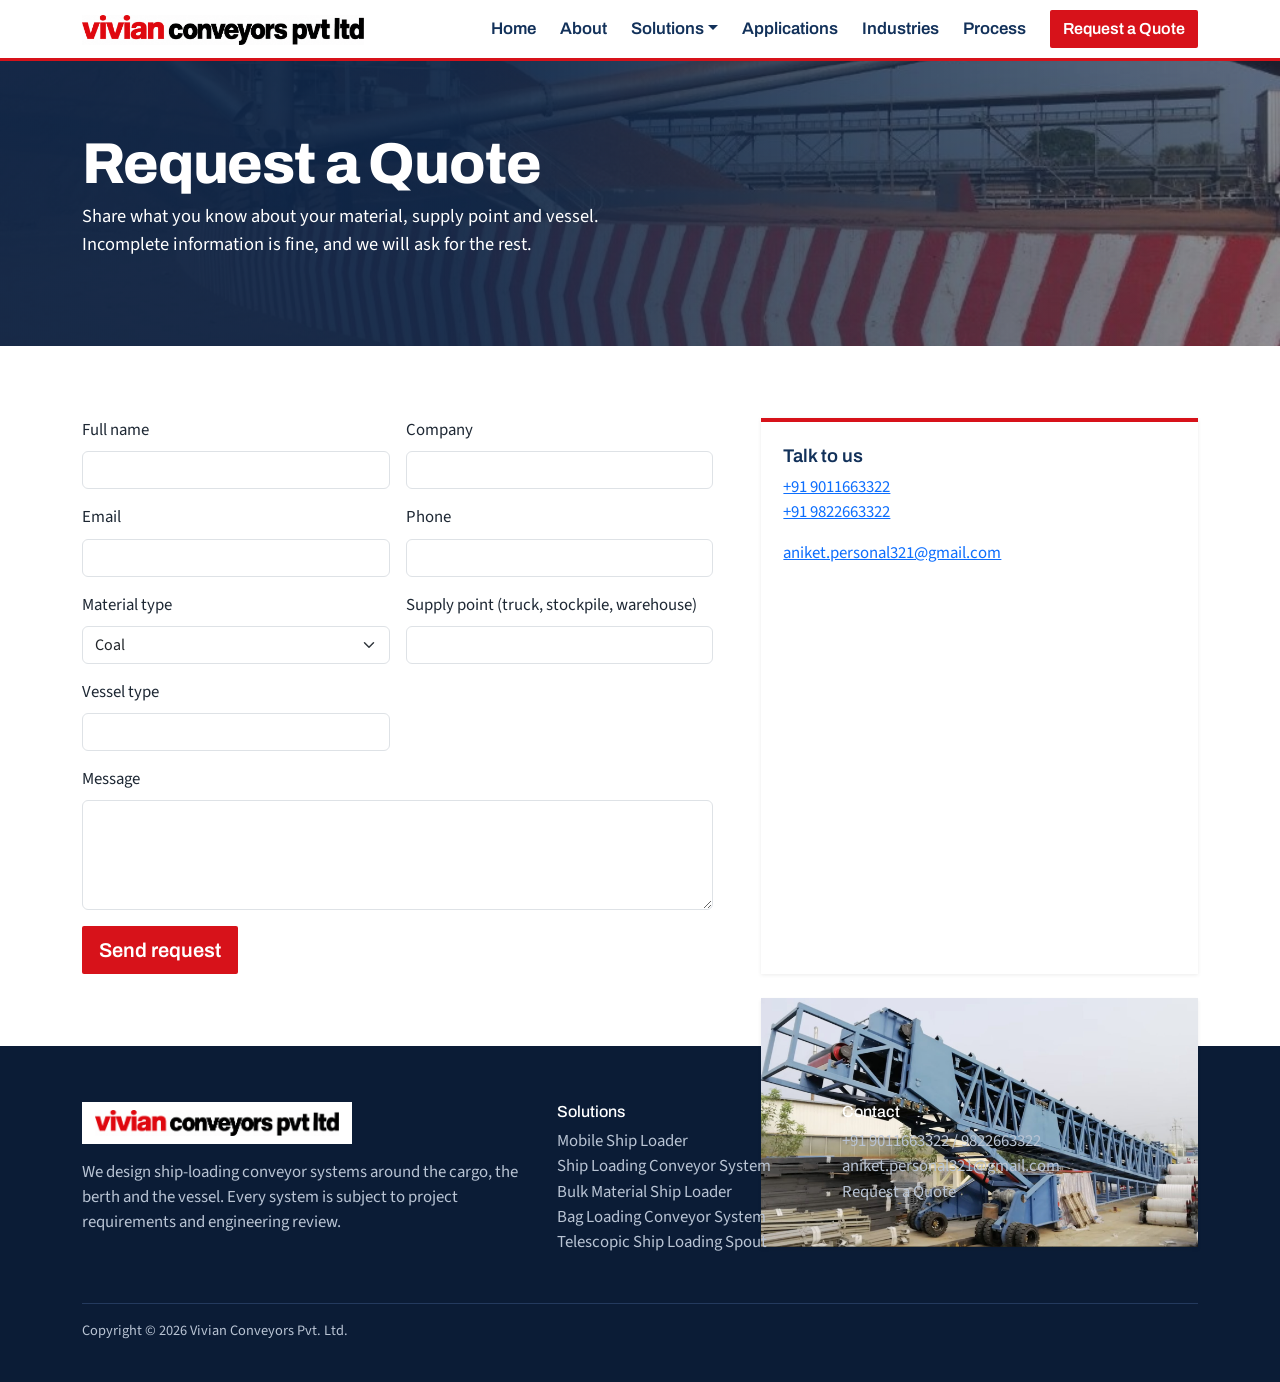
<file: contact.html>
<!DOCTYPE html><html lang="en"><head><meta charset="utf-8"><meta name="viewport" content="width=device-width,initial-scale=1"><title>Request a Quote | Vivian Conveyors Pvt. Ltd.</title><meta name="description" content="Request a quote for a ship loading system."><link href="https://cdn.jsdelivr.net/npm/bootstrap@5.3.3/dist/css/bootstrap.min.css" rel="stylesheet"><link href="https://fonts.googleapis.com/css2?family=Archivo:wght@600;800&family=Source+Sans+3:wght@400;600&display=swap" rel="stylesheet"><link href="css/style.css" rel="stylesheet"></head><body><nav class="navbar navbar-expand-lg sticky-top"><div class="container"><a class="navbar-brand" href="index.html"><img src="images/logo.png" alt="Vivian Conveyors Pvt. Ltd." height="30"></a><button class="navbar-toggler" data-bs-toggle="collapse" data-bs-target="#m" aria-label="Menu"><span class="navbar-toggler-icon"></span></button><div class="collapse navbar-collapse" id="m"><ul class="navbar-nav ms-auto align-items-lg-center gap-lg-2"><li class="nav-item"><a class="nav-link" href="index.html">Home</a></li><li class="nav-item"><a class="nav-link" href="about.html">About</a></li><li class="nav-item dropdown"><a class="nav-link dropdown-toggle" href="solutions.html" data-bs-toggle="dropdown">Solutions</a><ul class="dropdown-menu"><li><a class="dropdown-item fw-bold" href="solutions.html">All solutions</a></li><li><a class="dropdown-item" href="mobile-ship-loader.html">Mobile Ship Loader</a></li><li><a class="dropdown-item" href="ship-loading-conveyor-system.html">Ship Loading Conveyor System</a></li><li><a class="dropdown-item" href="bulk-material-ship-loader.html">Bulk Material Ship Loader</a></li><li><a class="dropdown-item" href="bag-loading-conveyor-system.html">Bag Loading Conveyor System</a></li><li><a class="dropdown-item" href="telescopic-ship-loading-spout.html">Telescopic Ship Loading Spout</a></li></ul></li><li class="nav-item"><a class="nav-link" href="applications.html">Applications</a></li><li class="nav-item"><a class="nav-link" href="industries.html">Industries</a></li><li class="nav-item"><a class="nav-link" href="process.html">Process</a></li><li><a class="btn btn-red ms-lg-2" href="contact.html">Request a Quote</a></li></ul></div></div></nav><main><section class="phead" style="background-image:linear-gradient(90deg,rgba(14,38,72,.94) 35%,rgba(14,38,72,.45)),url(images/stripe.jpg)"><div class="container"><h1>Request a Quote</h1><p>Share what you know about your material, supply point and vessel. Incomplete information is fine, and we will ask for the rest.</p></div></section><section class="sec"><div class="container"><div class="row g-5"><div class="col-lg-7"><form id="qf" novalidate><div class="row g-3"><div class="col-md-6"><label class="form-label" for="name">Full name</label><input class="form-control" id="name" name="name" type="text" required></div><div class="col-md-6"><label class="form-label" for="company">Company</label><input class="form-control" id="company" name="company" type="text"></div><div class="col-md-6"><label class="form-label" for="email">Email</label><input class="form-control" id="email" name="email" type="email" required></div><div class="col-md-6"><label class="form-label" for="phone">Phone</label><input class="form-control" id="phone" name="phone" type="tel" required></div><div class="col-md-6"><label class="form-label" for="material">Material type</label><select class="form-select" id="material"><option>Coal</option><option>Iron ore</option><option>Fertiliser</option><option>Grain</option><option>Minerals</option><option>Other bulk</option><option>Bagged cargo</option></select></div><div class="col-md-6"><label class="form-label" for="supply">Supply point (truck, stockpile, warehouse)</label><input class="form-control" id="supply" name="supply" type="text"></div><div class="col-md-6"><label class="form-label" for="vessel">Vessel type</label><input class="form-control" id="vessel" name="vessel" type="text"></div><div class="col-12"><label class="form-label" for="msg">Message</label><textarea class="form-control" id="msg" rows="4"></textarea></div><div class="col-12"><button class="btn btn-red btn-lg" type="submit">Send request</button></div></div><div id="ok" class="alert alert-success mt-3 d-none">Thank you. We will respond shortly.</div></form></div><div class="col-lg-5"><div class="card-x"><h3>Talk to us</h3><p><a href="tel:+919011663322">+91 9011663322</a><br><a href="tel:+919822663322">+91 9822663322</a></p><p><a href="mailto:aniket.personal321@gmail.com">aniket.personal321@gmail.com</a></p></div><img class="w-100 mt-4 shadow-sm" src="images/tele.jpg" alt="Telescopic ship loading conveyor"></div></div></div></section></main><footer><div class="container"><div class="row g-4"><div class="col-lg-5"><img src="images/logo.png" class="flogo" alt="Vivian Conveyors Pvt. Ltd."><p class="mt-3">We design ship-loading conveyor systems around the cargo, the berth and the vessel. Every system is subject to project requirements and engineering review.</p></div><div class="col-6 col-lg-3"><h6>Solutions</h6><ul><li><a href="mobile-ship-loader.html">Mobile Ship Loader</a></li><li><a href="ship-loading-conveyor-system.html">Ship Loading Conveyor System</a></li><li><a href="bulk-material-ship-loader.html">Bulk Material Ship Loader</a></li><li><a href="bag-loading-conveyor-system.html">Bag Loading Conveyor System</a></li><li><a href="telescopic-ship-loading-spout.html">Telescopic Ship Loading Spout</a></li></ul></div><div class="col-6 col-lg-4"><h6>Contact</h6><ul><li><a href="tel:+919011663322">+91 9011663322 / 9822663322</a></li><li><a href="mailto:aniket.personal321@gmail.com">aniket.personal321@gmail.com</a></li><li><a href="contact.html">Request a Quote</a></li></ul></div></div><p class="copy">Copyright &copy; <span id="yr">2026</span> Vivian Conveyors Pvt. Ltd.</p></div></footer><script src="https://cdn.jsdelivr.net/npm/bootstrap@5.3.3/dist/js/bootstrap.bundle.min.js"></script><script src="js/main.js"></script></body></html>
</file>
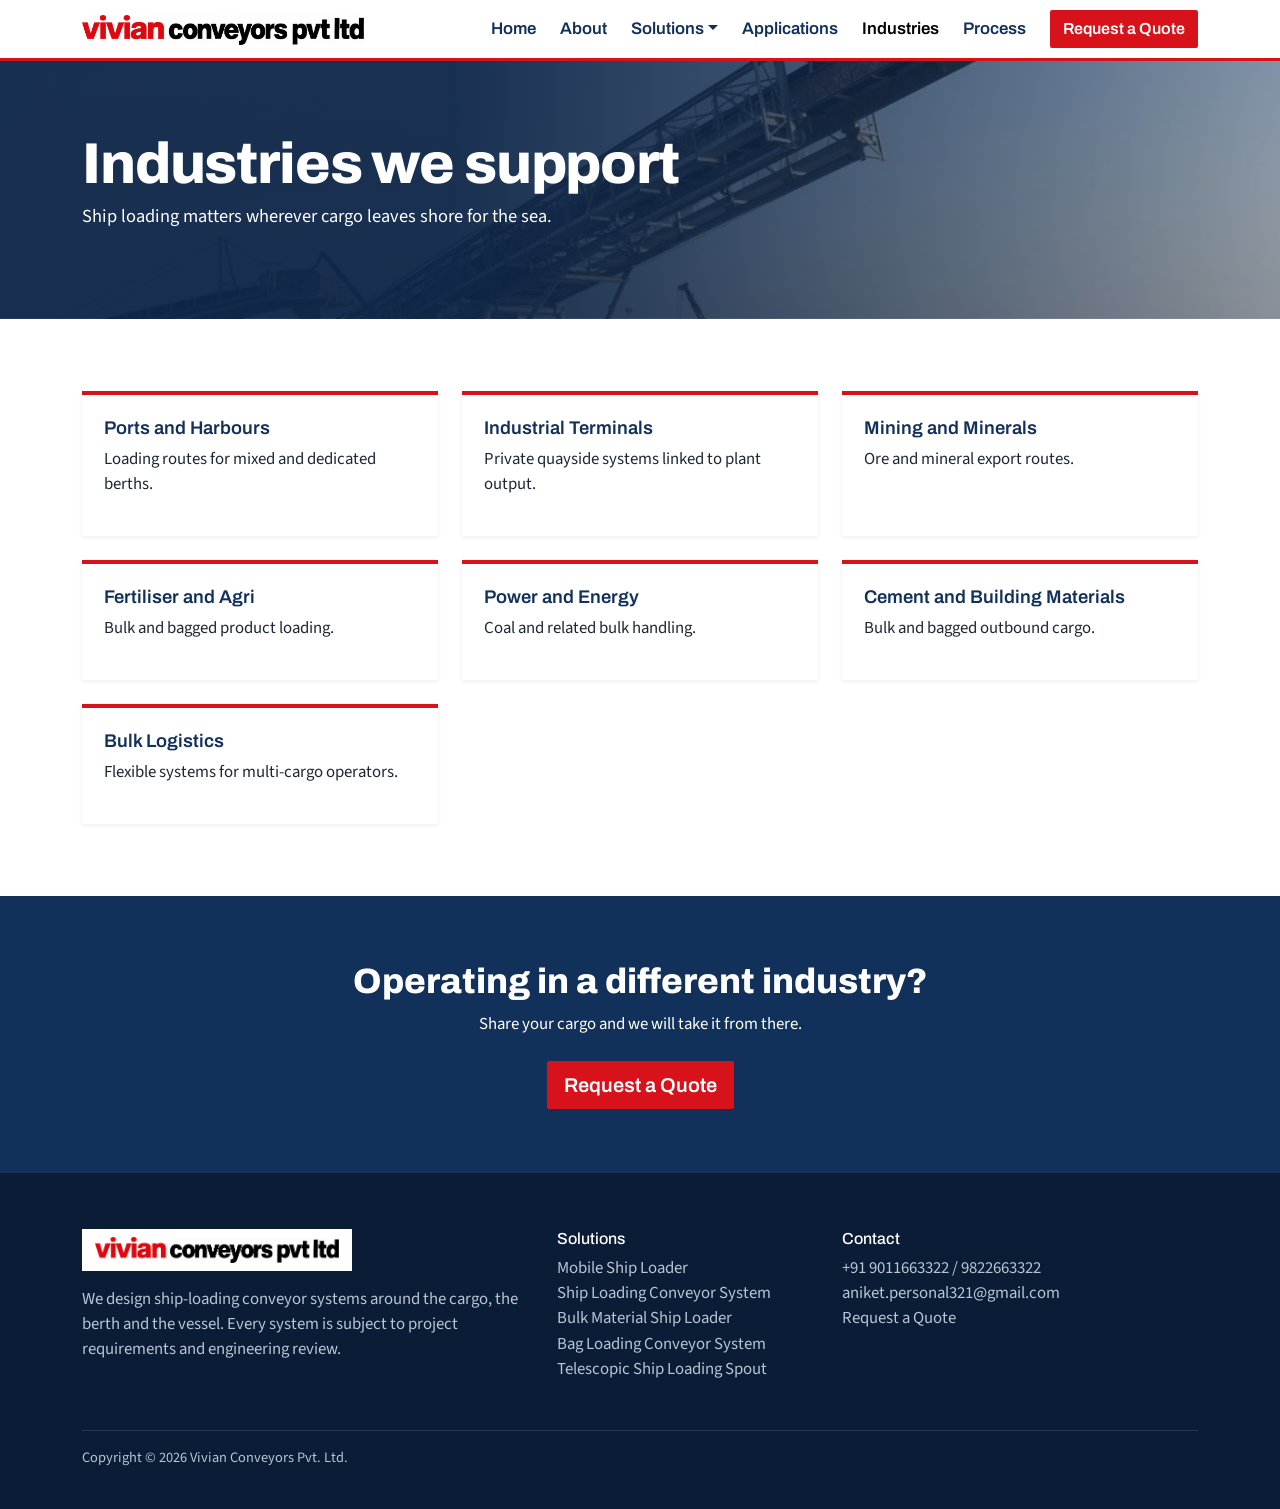
<file: industries.html>
<!DOCTYPE html><html lang="en"><head><meta charset="utf-8"><meta name="viewport" content="width=device-width,initial-scale=1"><title>Industries | Vivian Conveyors Pvt. Ltd.</title><meta name="description" content="Industries we support."><link href="https://cdn.jsdelivr.net/npm/bootstrap@5.3.3/dist/css/bootstrap.min.css" rel="stylesheet"><link href="https://fonts.googleapis.com/css2?family=Archivo:wght@600;800&family=Source+Sans+3:wght@400;600&display=swap" rel="stylesheet"><link href="css/style.css" rel="stylesheet"></head><body><nav class="navbar navbar-expand-lg sticky-top"><div class="container"><a class="navbar-brand" href="index.html"><img src="images/logo.png" alt="Vivian Conveyors Pvt. Ltd." height="30"></a><button class="navbar-toggler" data-bs-toggle="collapse" data-bs-target="#m" aria-label="Menu"><span class="navbar-toggler-icon"></span></button><div class="collapse navbar-collapse" id="m"><ul class="navbar-nav ms-auto align-items-lg-center gap-lg-2"><li class="nav-item"><a class="nav-link" href="index.html">Home</a></li><li class="nav-item"><a class="nav-link" href="about.html">About</a></li><li class="nav-item dropdown"><a class="nav-link dropdown-toggle" href="solutions.html" data-bs-toggle="dropdown">Solutions</a><ul class="dropdown-menu"><li><a class="dropdown-item fw-bold" href="solutions.html">All solutions</a></li><li><a class="dropdown-item" href="mobile-ship-loader.html">Mobile Ship Loader</a></li><li><a class="dropdown-item" href="ship-loading-conveyor-system.html">Ship Loading Conveyor System</a></li><li><a class="dropdown-item" href="bulk-material-ship-loader.html">Bulk Material Ship Loader</a></li><li><a class="dropdown-item" href="bag-loading-conveyor-system.html">Bag Loading Conveyor System</a></li><li><a class="dropdown-item" href="telescopic-ship-loading-spout.html">Telescopic Ship Loading Spout</a></li></ul></li><li class="nav-item"><a class="nav-link" href="applications.html">Applications</a></li><li class="nav-item"><a class="nav-link active" href="industries.html">Industries</a></li><li class="nav-item"><a class="nav-link" href="process.html">Process</a></li><li><a class="btn btn-red ms-lg-2" href="contact.html">Request a Quote</a></li></ul></div></div></nav><main><section class="phead" style="background-image:linear-gradient(90deg,rgba(14,38,72,.94) 35%,rgba(14,38,72,.45)),url(images/jetty.jpg)"><div class="container"><h1>Industries we support</h1><p>Ship loading matters wherever cargo leaves shore for the sea.</p></div></section><section class="sec"><div class="container"><div class="row g-4"><div class="col-md-6 col-lg-4"><div class="card-x"><h3>Ports and Harbours</h3><p>Loading routes for mixed and dedicated berths.</p></div></div><div class="col-md-6 col-lg-4"><div class="card-x"><h3>Industrial Terminals</h3><p>Private quayside systems linked to plant output.</p></div></div><div class="col-md-6 col-lg-4"><div class="card-x"><h3>Mining and Minerals</h3><p>Ore and mineral export routes.</p></div></div><div class="col-md-6 col-lg-4"><div class="card-x"><h3>Fertiliser and Agri</h3><p>Bulk and bagged product loading.</p></div></div><div class="col-md-6 col-lg-4"><div class="card-x"><h3>Power and Energy</h3><p>Coal and related bulk handling.</p></div></div><div class="col-md-6 col-lg-4"><div class="card-x"><h3>Cement and Building Materials</h3><p>Bulk and bagged outbound cargo.</p></div></div><div class="col-md-6 col-lg-4"><div class="card-x"><h3>Bulk Logistics</h3><p>Flexible systems for multi-cargo operators.</p></div></div></div></div></section><section class="cta"><div class="container"><h2>Operating in a different industry?</h2><p>Share your cargo and we will take it from there.</p><a class="btn btn-red btn-lg" href="contact.html">Request a Quote</a></div></section></main><footer><div class="container"><div class="row g-4"><div class="col-lg-5"><img src="images/logo.png" class="flogo" alt="Vivian Conveyors Pvt. Ltd."><p class="mt-3">We design ship-loading conveyor systems around the cargo, the berth and the vessel. Every system is subject to project requirements and engineering review.</p></div><div class="col-6 col-lg-3"><h6>Solutions</h6><ul><li><a href="mobile-ship-loader.html">Mobile Ship Loader</a></li><li><a href="ship-loading-conveyor-system.html">Ship Loading Conveyor System</a></li><li><a href="bulk-material-ship-loader.html">Bulk Material Ship Loader</a></li><li><a href="bag-loading-conveyor-system.html">Bag Loading Conveyor System</a></li><li><a href="telescopic-ship-loading-spout.html">Telescopic Ship Loading Spout</a></li></ul></div><div class="col-6 col-lg-4"><h6>Contact</h6><ul><li><a href="tel:+919011663322">+91 9011663322 / 9822663322</a></li><li><a href="mailto:aniket.personal321@gmail.com">aniket.personal321@gmail.com</a></li><li><a href="contact.html">Request a Quote</a></li></ul></div></div><p class="copy">Copyright &copy; <span id="yr">2026</span> Vivian Conveyors Pvt. Ltd.</p></div></footer><script src="https://cdn.jsdelivr.net/npm/bootstrap@5.3.3/dist/js/bootstrap.bundle.min.js"></script><script src="js/main.js"></script></body></html>
</file>
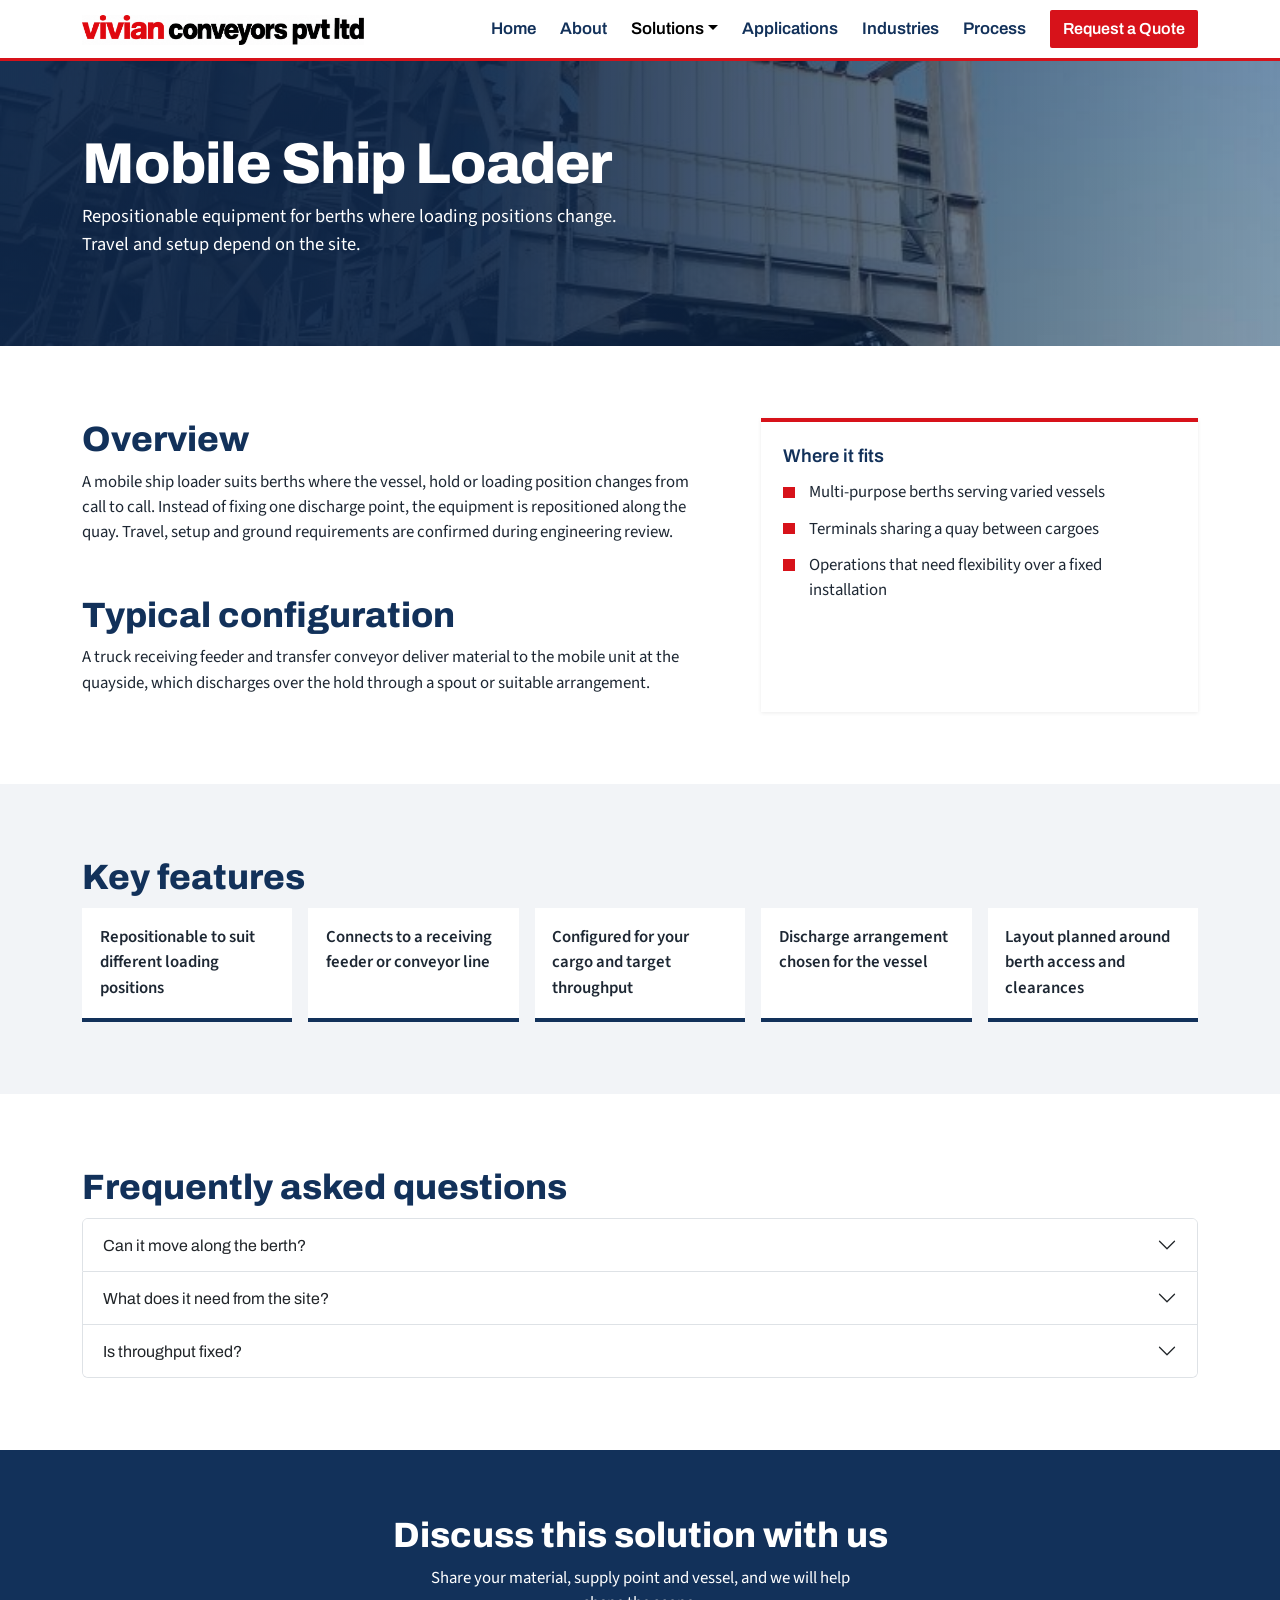
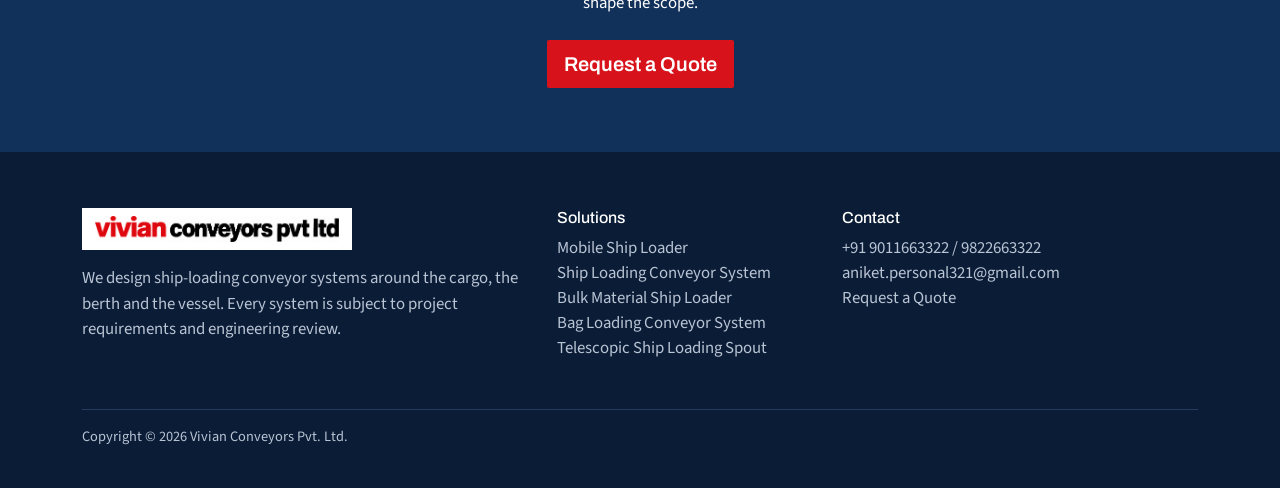
<file: mobile-ship-loader.html>
<!DOCTYPE html><html lang="en"><head><meta charset="utf-8"><meta name="viewport" content="width=device-width,initial-scale=1"><title>Mobile Ship Loader | Vivian Conveyors Pvt. Ltd.</title><meta name="description" content="Repositionable equipment for berths where loading positions change. Travel and setup depend on the site."><link href="https://cdn.jsdelivr.net/npm/bootstrap@5.3.3/dist/css/bootstrap.min.css" rel="stylesheet"><link href="https://fonts.googleapis.com/css2?family=Archivo:wght@600;800&family=Source+Sans+3:wght@400;600&display=swap" rel="stylesheet"><link href="css/style.css" rel="stylesheet"></head><body><nav class="navbar navbar-expand-lg sticky-top"><div class="container"><a class="navbar-brand" href="index.html"><img src="images/logo.png" alt="Vivian Conveyors Pvt. Ltd." height="30"></a><button class="navbar-toggler" data-bs-toggle="collapse" data-bs-target="#m" aria-label="Menu"><span class="navbar-toggler-icon"></span></button><div class="collapse navbar-collapse" id="m"><ul class="navbar-nav ms-auto align-items-lg-center gap-lg-2"><li class="nav-item"><a class="nav-link" href="index.html">Home</a></li><li class="nav-item"><a class="nav-link" href="about.html">About</a></li><li class="nav-item dropdown"><a class="nav-link dropdown-toggle active" href="solutions.html" data-bs-toggle="dropdown">Solutions</a><ul class="dropdown-menu"><li><a class="dropdown-item fw-bold" href="solutions.html">All solutions</a></li><li><a class="dropdown-item" href="mobile-ship-loader.html">Mobile Ship Loader</a></li><li><a class="dropdown-item" href="ship-loading-conveyor-system.html">Ship Loading Conveyor System</a></li><li><a class="dropdown-item" href="bulk-material-ship-loader.html">Bulk Material Ship Loader</a></li><li><a class="dropdown-item" href="bag-loading-conveyor-system.html">Bag Loading Conveyor System</a></li><li><a class="dropdown-item" href="telescopic-ship-loading-spout.html">Telescopic Ship Loading Spout</a></li></ul></li><li class="nav-item"><a class="nav-link" href="applications.html">Applications</a></li><li class="nav-item"><a class="nav-link" href="industries.html">Industries</a></li><li class="nav-item"><a class="nav-link" href="process.html">Process</a></li><li><a class="btn btn-red ms-lg-2" href="contact.html">Request a Quote</a></li></ul></div></div></nav><main><section class="phead" style="background-image:linear-gradient(90deg,rgba(14,38,72,.94) 35%,rgba(14,38,72,.45)),url(images/hopper.jpg)"><div class="container"><h1>Mobile Ship Loader</h1><p>Repositionable equipment for berths where loading positions change. Travel and setup depend on the site.</p></div></section><section class="sec"><div class="container"><div class="row g-5"><div class="col-lg-7"><h2>Overview</h2><p>A mobile ship loader suits berths where the vessel, hold or loading position changes from call to call. Instead of fixing one discharge point, the equipment is repositioned along the quay. Travel, setup and ground requirements are confirmed during engineering review.</p><h2 class="mt-5">Typical configuration</h2><p>A truck receiving feeder and transfer conveyor deliver material to the mobile unit at the quayside, which discharges over the hold through a spout or suitable arrangement.</p></div><div class="col-lg-5"><div class="card-x"><h3>Where it fits</h3><ul class="tick"><li>Multi-purpose berths serving varied vessels</li><li>Terminals sharing a quay between cargoes</li><li>Operations that need flexibility over a fixed installation</li></ul></div></div></div></div></section><section class="sec grey"><div class="container"><h2>Key features</h2><div class="row g-3"><div class="col-md-6 col-lg"><div class="feat">Repositionable to suit different loading positions</div></div><div class="col-md-6 col-lg"><div class="feat">Connects to a receiving feeder or conveyor line</div></div><div class="col-md-6 col-lg"><div class="feat">Configured for your cargo and target throughput</div></div><div class="col-md-6 col-lg"><div class="feat">Discharge arrangement chosen for the vessel</div></div><div class="col-md-6 col-lg"><div class="feat">Layout planned around berth access and clearances</div></div></div></div></section><section class="sec"><div class="container"><h2>Frequently asked questions</h2><div class="accordion"><div class="accordion-item"><h3 class="accordion-header"><button class="accordion-button collapsed" data-bs-toggle="collapse" data-bs-target="#q0">Can it move along the berth?</button></h3><div id="q0" class="accordion-collapse collapse"><div class="accordion-body">Where the site allows. Travel path, ground conditions and setup time are reviewed per project.</div></div></div><div class="accordion-item"><h3 class="accordion-header"><button class="accordion-button collapsed" data-bs-toggle="collapse" data-bs-target="#q1">What does it need from the site?</button></h3><div id="q1" class="accordion-collapse collapse"><div class="accordion-body">Suitable ground, clear access, a power supply and working clearances, all confirmed during review.</div></div></div><div class="accordion-item"><h3 class="accordion-header"><button class="accordion-button collapsed" data-bs-toggle="collapse" data-bs-target="#q2">Is throughput fixed?</button></h3><div id="q2" class="accordion-collapse collapse"><div class="accordion-body">No. Target throughput is defined by your project and material.</div></div></div></div></div></section><section class="cta"><div class="container"><h2>Discuss this solution with us</h2><p>Share your material, supply point and vessel, and we will help shape the scope.</p><a class="btn btn-red btn-lg" href="contact.html">Request a Quote</a></div></section></main><footer><div class="container"><div class="row g-4"><div class="col-lg-5"><img src="images/logo.png" class="flogo" alt="Vivian Conveyors Pvt. Ltd."><p class="mt-3">We design ship-loading conveyor systems around the cargo, the berth and the vessel. Every system is subject to project requirements and engineering review.</p></div><div class="col-6 col-lg-3"><h6>Solutions</h6><ul><li><a href="mobile-ship-loader.html">Mobile Ship Loader</a></li><li><a href="ship-loading-conveyor-system.html">Ship Loading Conveyor System</a></li><li><a href="bulk-material-ship-loader.html">Bulk Material Ship Loader</a></li><li><a href="bag-loading-conveyor-system.html">Bag Loading Conveyor System</a></li><li><a href="telescopic-ship-loading-spout.html">Telescopic Ship Loading Spout</a></li></ul></div><div class="col-6 col-lg-4"><h6>Contact</h6><ul><li><a href="tel:+919011663322">+91 9011663322 / 9822663322</a></li><li><a href="mailto:aniket.personal321@gmail.com">aniket.personal321@gmail.com</a></li><li><a href="contact.html">Request a Quote</a></li></ul></div></div><p class="copy">Copyright &copy; <span id="yr">2026</span> Vivian Conveyors Pvt. Ltd.</p></div></footer><script src="https://cdn.jsdelivr.net/npm/bootstrap@5.3.3/dist/js/bootstrap.bundle.min.js"></script><script src="js/main.js"></script></body></html>
</file>
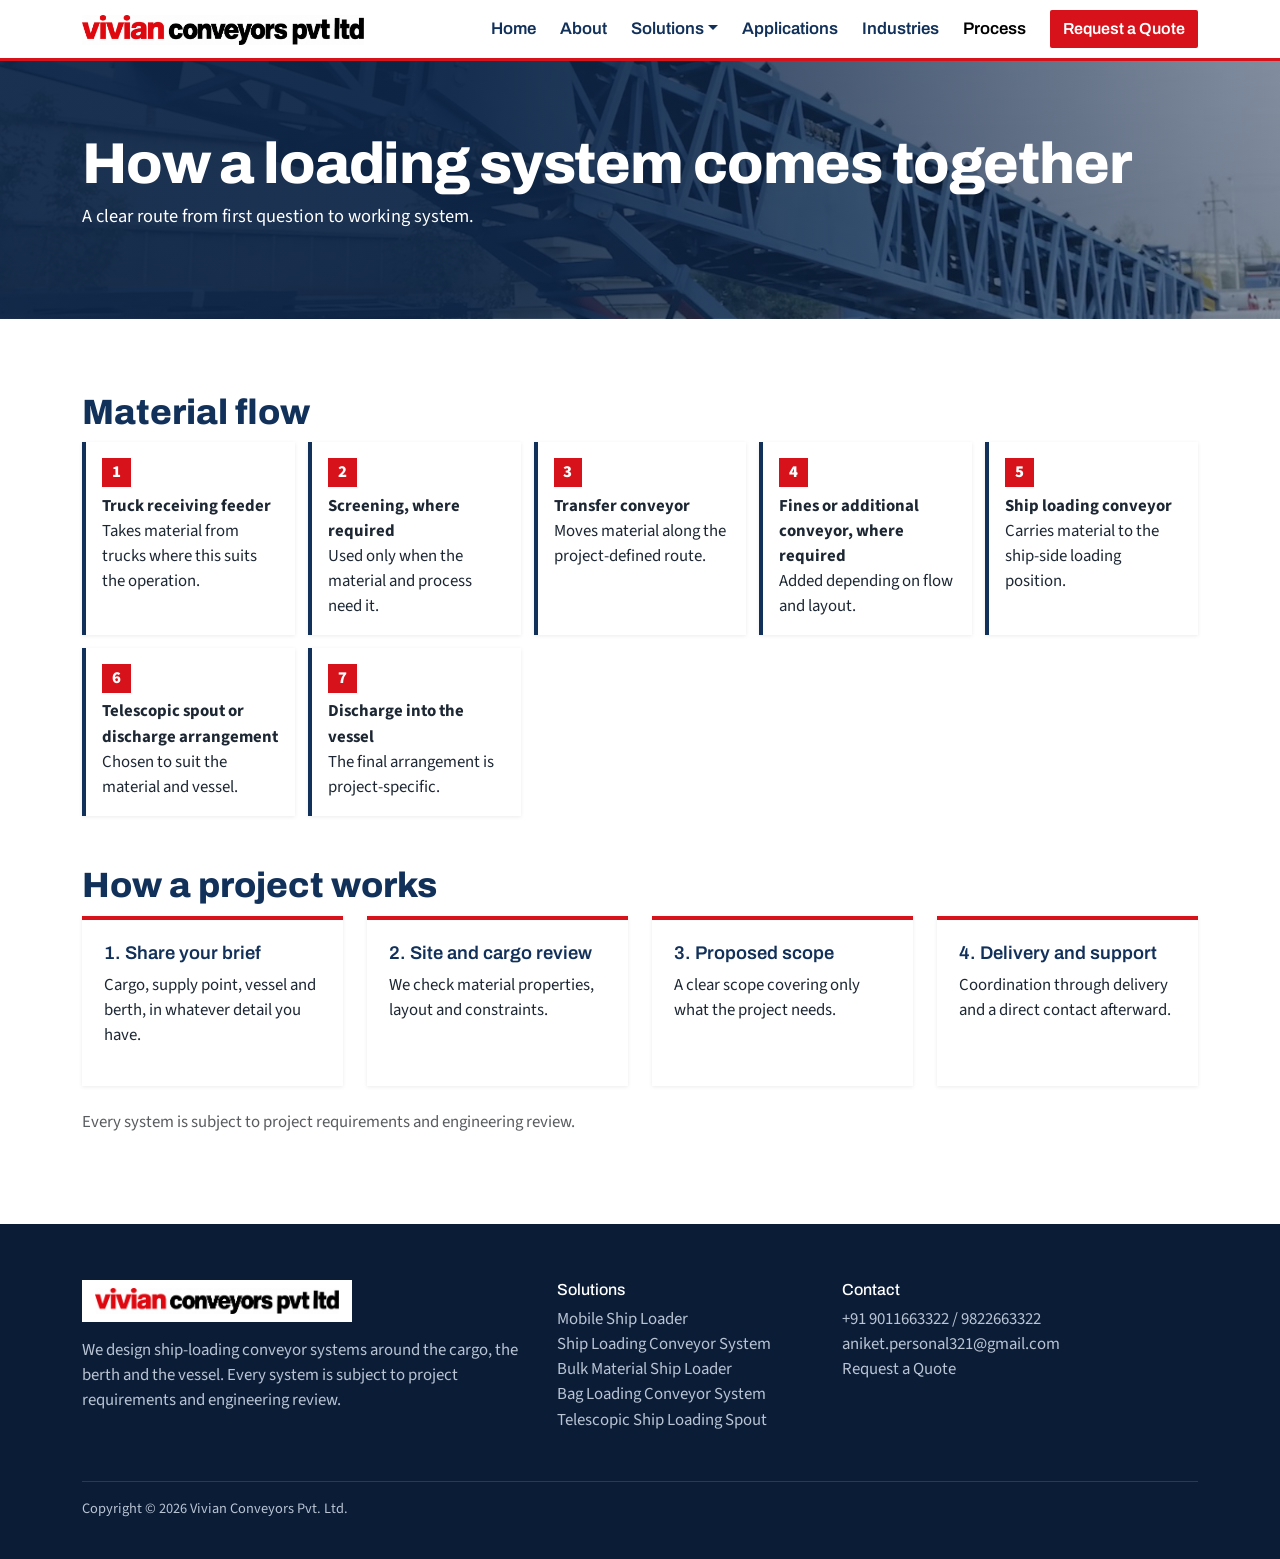
<file: process.html>
<!DOCTYPE html><html lang="en"><head><meta charset="utf-8"><meta name="viewport" content="width=device-width,initial-scale=1"><title>Process | Vivian Conveyors Pvt. Ltd.</title><meta name="description" content="How a ship loading system comes together."><link href="https://cdn.jsdelivr.net/npm/bootstrap@5.3.3/dist/css/bootstrap.min.css" rel="stylesheet"><link href="https://fonts.googleapis.com/css2?family=Archivo:wght@600;800&family=Source+Sans+3:wght@400;600&display=swap" rel="stylesheet"><link href="css/style.css" rel="stylesheet"></head><body><nav class="navbar navbar-expand-lg sticky-top"><div class="container"><a class="navbar-brand" href="index.html"><img src="images/logo.png" alt="Vivian Conveyors Pvt. Ltd." height="30"></a><button class="navbar-toggler" data-bs-toggle="collapse" data-bs-target="#m" aria-label="Menu"><span class="navbar-toggler-icon"></span></button><div class="collapse navbar-collapse" id="m"><ul class="navbar-nav ms-auto align-items-lg-center gap-lg-2"><li class="nav-item"><a class="nav-link" href="index.html">Home</a></li><li class="nav-item"><a class="nav-link" href="about.html">About</a></li><li class="nav-item dropdown"><a class="nav-link dropdown-toggle" href="solutions.html" data-bs-toggle="dropdown">Solutions</a><ul class="dropdown-menu"><li><a class="dropdown-item fw-bold" href="solutions.html">All solutions</a></li><li><a class="dropdown-item" href="mobile-ship-loader.html">Mobile Ship Loader</a></li><li><a class="dropdown-item" href="ship-loading-conveyor-system.html">Ship Loading Conveyor System</a></li><li><a class="dropdown-item" href="bulk-material-ship-loader.html">Bulk Material Ship Loader</a></li><li><a class="dropdown-item" href="bag-loading-conveyor-system.html">Bag Loading Conveyor System</a></li><li><a class="dropdown-item" href="telescopic-ship-loading-spout.html">Telescopic Ship Loading Spout</a></li></ul></li><li class="nav-item"><a class="nav-link" href="applications.html">Applications</a></li><li class="nav-item"><a class="nav-link" href="industries.html">Industries</a></li><li class="nav-item"><a class="nav-link active" href="process.html">Process</a></li><li><a class="btn btn-red ms-lg-2" href="contact.html">Request a Quote</a></li></ul></div></div></nav><main><section class="phead" style="background-image:linear-gradient(90deg,rgba(14,38,72,.94) 35%,rgba(14,38,72,.45)),url(images/tele.jpg)"><div class="container"><h1>How a loading system comes together</h1><p>A clear route from first question to working system.</p></div></section><section class="sec"><div class="container"><h2>Material flow</h2><ol class="flow"><li><strong>Truck receiving feeder</strong><span>Takes material from trucks where this suits the operation.</span></li><li><strong>Screening, where required</strong><span>Used only when the material and process need it.</span></li><li><strong>Transfer conveyor</strong><span>Moves material along the project-defined route.</span></li><li><strong>Fines or additional conveyor, where required</strong><span>Added depending on flow and layout.</span></li><li><strong>Ship loading conveyor</strong><span>Carries material to the ship-side loading position.</span></li><li><strong>Telescopic spout or discharge arrangement</strong><span>Chosen to suit the material and vessel.</span></li><li><strong>Discharge into the vessel</strong><span>The final arrangement is project-specific.</span></li></ol><h2 class="mt-5">How a project works</h2><div class="row g-4"><div class="col-md-6 col-lg-3"><div class="card-x"><h3>1. Share your brief</h3><p>Cargo, supply point, vessel and berth, in whatever detail you have.</p></div></div><div class="col-md-6 col-lg-3"><div class="card-x"><h3>2. Site and cargo review</h3><p>We check material properties, layout and constraints.</p></div></div><div class="col-md-6 col-lg-3"><div class="card-x"><h3>3. Proposed scope</h3><p>A clear scope covering only what the project needs.</p></div></div><div class="col-md-6 col-lg-3"><div class="card-x"><h3>4. Delivery and support</h3><p>Coordination through delivery and a direct contact afterward.</p></div></div></div><p class="mt-4 text-muted">Every system is subject to project requirements and engineering review.</p></div></section></main><footer><div class="container"><div class="row g-4"><div class="col-lg-5"><img src="images/logo.png" class="flogo" alt="Vivian Conveyors Pvt. Ltd."><p class="mt-3">We design ship-loading conveyor systems around the cargo, the berth and the vessel. Every system is subject to project requirements and engineering review.</p></div><div class="col-6 col-lg-3"><h6>Solutions</h6><ul><li><a href="mobile-ship-loader.html">Mobile Ship Loader</a></li><li><a href="ship-loading-conveyor-system.html">Ship Loading Conveyor System</a></li><li><a href="bulk-material-ship-loader.html">Bulk Material Ship Loader</a></li><li><a href="bag-loading-conveyor-system.html">Bag Loading Conveyor System</a></li><li><a href="telescopic-ship-loading-spout.html">Telescopic Ship Loading Spout</a></li></ul></div><div class="col-6 col-lg-4"><h6>Contact</h6><ul><li><a href="tel:+919011663322">+91 9011663322 / 9822663322</a></li><li><a href="mailto:aniket.personal321@gmail.com">aniket.personal321@gmail.com</a></li><li><a href="contact.html">Request a Quote</a></li></ul></div></div><p class="copy">Copyright &copy; <span id="yr">2026</span> Vivian Conveyors Pvt. Ltd.</p></div></footer><script src="https://cdn.jsdelivr.net/npm/bootstrap@5.3.3/dist/js/bootstrap.bundle.min.js"></script><script src="js/main.js"></script></body></html>
</file>
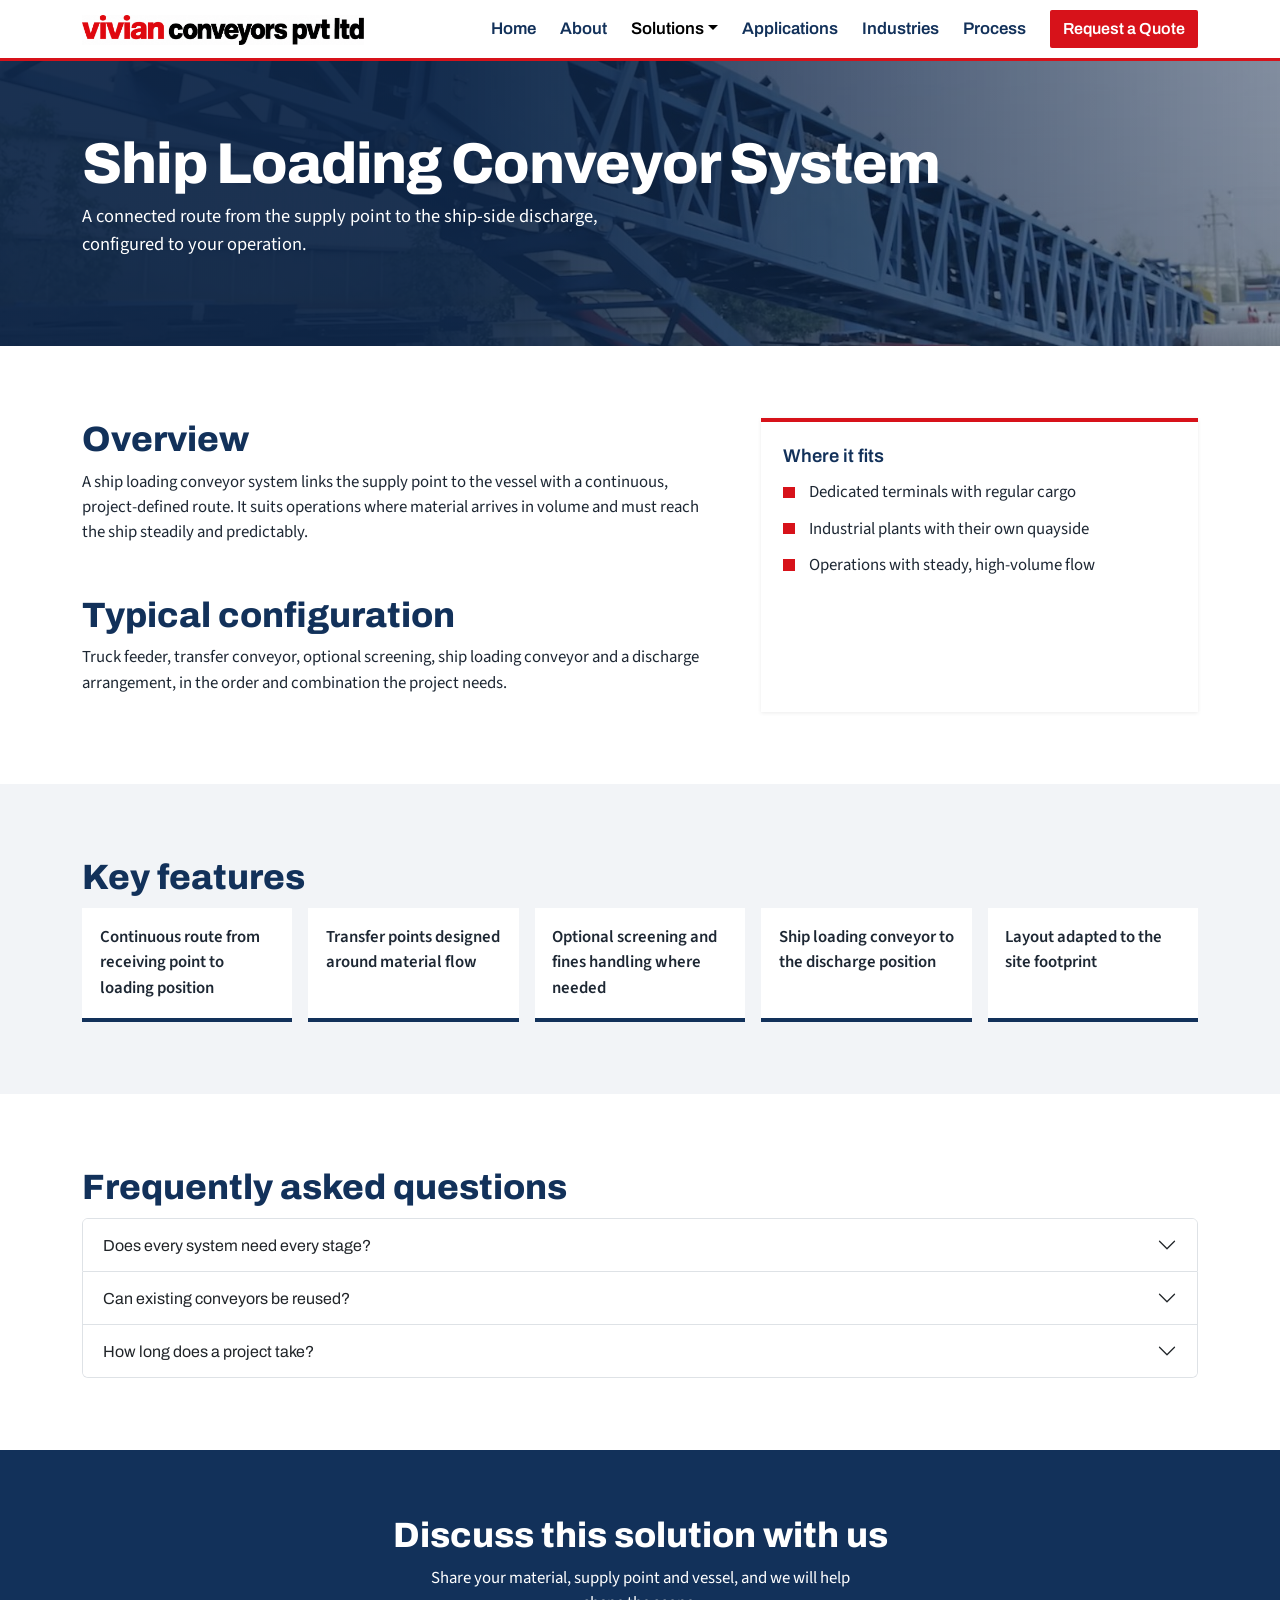
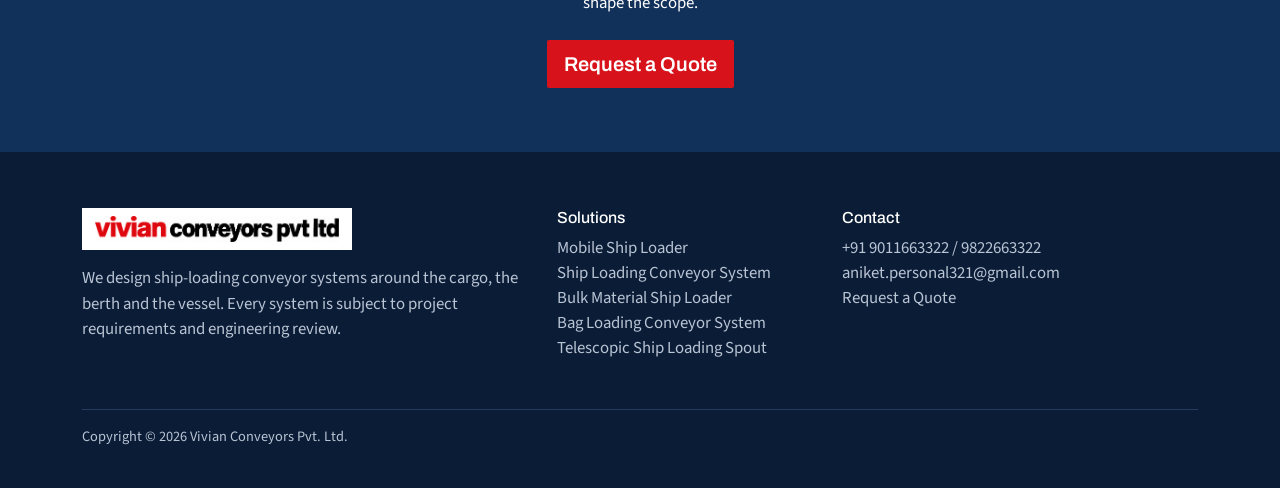
<file: ship-loading-conveyor-system.html>
<!DOCTYPE html><html lang="en"><head><meta charset="utf-8"><meta name="viewport" content="width=device-width,initial-scale=1"><title>Ship Loading Conveyor System | Vivian Conveyors Pvt. Ltd.</title><meta name="description" content="A connected route from the supply point to the ship-side discharge, configured to your operation."><link href="https://cdn.jsdelivr.net/npm/bootstrap@5.3.3/dist/css/bootstrap.min.css" rel="stylesheet"><link href="https://fonts.googleapis.com/css2?family=Archivo:wght@600;800&family=Source+Sans+3:wght@400;600&display=swap" rel="stylesheet"><link href="css/style.css" rel="stylesheet"></head><body><nav class="navbar navbar-expand-lg sticky-top"><div class="container"><a class="navbar-brand" href="index.html"><img src="images/logo.png" alt="Vivian Conveyors Pvt. Ltd." height="30"></a><button class="navbar-toggler" data-bs-toggle="collapse" data-bs-target="#m" aria-label="Menu"><span class="navbar-toggler-icon"></span></button><div class="collapse navbar-collapse" id="m"><ul class="navbar-nav ms-auto align-items-lg-center gap-lg-2"><li class="nav-item"><a class="nav-link" href="index.html">Home</a></li><li class="nav-item"><a class="nav-link" href="about.html">About</a></li><li class="nav-item dropdown"><a class="nav-link dropdown-toggle active" href="solutions.html" data-bs-toggle="dropdown">Solutions</a><ul class="dropdown-menu"><li><a class="dropdown-item fw-bold" href="solutions.html">All solutions</a></li><li><a class="dropdown-item" href="mobile-ship-loader.html">Mobile Ship Loader</a></li><li><a class="dropdown-item" href="ship-loading-conveyor-system.html">Ship Loading Conveyor System</a></li><li><a class="dropdown-item" href="bulk-material-ship-loader.html">Bulk Material Ship Loader</a></li><li><a class="dropdown-item" href="bag-loading-conveyor-system.html">Bag Loading Conveyor System</a></li><li><a class="dropdown-item" href="telescopic-ship-loading-spout.html">Telescopic Ship Loading Spout</a></li></ul></li><li class="nav-item"><a class="nav-link" href="applications.html">Applications</a></li><li class="nav-item"><a class="nav-link" href="industries.html">Industries</a></li><li class="nav-item"><a class="nav-link" href="process.html">Process</a></li><li><a class="btn btn-red ms-lg-2" href="contact.html">Request a Quote</a></li></ul></div></div></nav><main><section class="phead" style="background-image:linear-gradient(90deg,rgba(14,38,72,.94) 35%,rgba(14,38,72,.45)),url(images/tele.jpg)"><div class="container"><h1>Ship Loading Conveyor System</h1><p>A connected route from the supply point to the ship-side discharge, configured to your operation.</p></div></section><section class="sec"><div class="container"><div class="row g-5"><div class="col-lg-7"><h2>Overview</h2><p>A ship loading conveyor system links the supply point to the vessel with a continuous, project-defined route. It suits operations where material arrives in volume and must reach the ship steadily and predictably.</p><h2 class="mt-5">Typical configuration</h2><p>Truck feeder, transfer conveyor, optional screening, ship loading conveyor and a discharge arrangement, in the order and combination the project needs.</p></div><div class="col-lg-5"><div class="card-x"><h3>Where it fits</h3><ul class="tick"><li>Dedicated terminals with regular cargo</li><li>Industrial plants with their own quayside</li><li>Operations with steady, high-volume flow</li></ul></div></div></div></div></section><section class="sec grey"><div class="container"><h2>Key features</h2><div class="row g-3"><div class="col-md-6 col-lg"><div class="feat">Continuous route from receiving point to loading position</div></div><div class="col-md-6 col-lg"><div class="feat">Transfer points designed around material flow</div></div><div class="col-md-6 col-lg"><div class="feat">Optional screening and fines handling where needed</div></div><div class="col-md-6 col-lg"><div class="feat">Ship loading conveyor to the discharge position</div></div><div class="col-md-6 col-lg"><div class="feat">Layout adapted to the site footprint</div></div></div></div></section><section class="sec"><div class="container"><h2>Frequently asked questions</h2><div class="accordion"><div class="accordion-item"><h3 class="accordion-header"><button class="accordion-button collapsed" data-bs-toggle="collapse" data-bs-target="#q0">Does every system need every stage?</button></h3><div id="q0" class="accordion-collapse collapse"><div class="accordion-body">No. Only the stages your cargo and layout require are included.</div></div></div><div class="accordion-item"><h3 class="accordion-header"><button class="accordion-button collapsed" data-bs-toggle="collapse" data-bs-target="#q1">Can existing conveyors be reused?</button></h3><div id="q1" class="accordion-collapse collapse"><div class="accordion-body">Sometimes. This is reviewed during the site and cargo study.</div></div></div><div class="accordion-item"><h3 class="accordion-header"><button class="accordion-button collapsed" data-bs-toggle="collapse" data-bs-target="#q2">How long does a project take?</button></h3><div id="q2" class="accordion-collapse collapse"><div class="accordion-body">It depends on scope. A timeline comes with the proposal.</div></div></div></div></div></section><section class="cta"><div class="container"><h2>Discuss this solution with us</h2><p>Share your material, supply point and vessel, and we will help shape the scope.</p><a class="btn btn-red btn-lg" href="contact.html">Request a Quote</a></div></section></main><footer><div class="container"><div class="row g-4"><div class="col-lg-5"><img src="images/logo.png" class="flogo" alt="Vivian Conveyors Pvt. Ltd."><p class="mt-3">We design ship-loading conveyor systems around the cargo, the berth and the vessel. Every system is subject to project requirements and engineering review.</p></div><div class="col-6 col-lg-3"><h6>Solutions</h6><ul><li><a href="mobile-ship-loader.html">Mobile Ship Loader</a></li><li><a href="ship-loading-conveyor-system.html">Ship Loading Conveyor System</a></li><li><a href="bulk-material-ship-loader.html">Bulk Material Ship Loader</a></li><li><a href="bag-loading-conveyor-system.html">Bag Loading Conveyor System</a></li><li><a href="telescopic-ship-loading-spout.html">Telescopic Ship Loading Spout</a></li></ul></div><div class="col-6 col-lg-4"><h6>Contact</h6><ul><li><a href="tel:+919011663322">+91 9011663322 / 9822663322</a></li><li><a href="mailto:aniket.personal321@gmail.com">aniket.personal321@gmail.com</a></li><li><a href="contact.html">Request a Quote</a></li></ul></div></div><p class="copy">Copyright &copy; <span id="yr">2026</span> Vivian Conveyors Pvt. Ltd.</p></div></footer><script src="https://cdn.jsdelivr.net/npm/bootstrap@5.3.3/dist/js/bootstrap.bundle.min.js"></script><script src="js/main.js"></script></body></html>
</file>
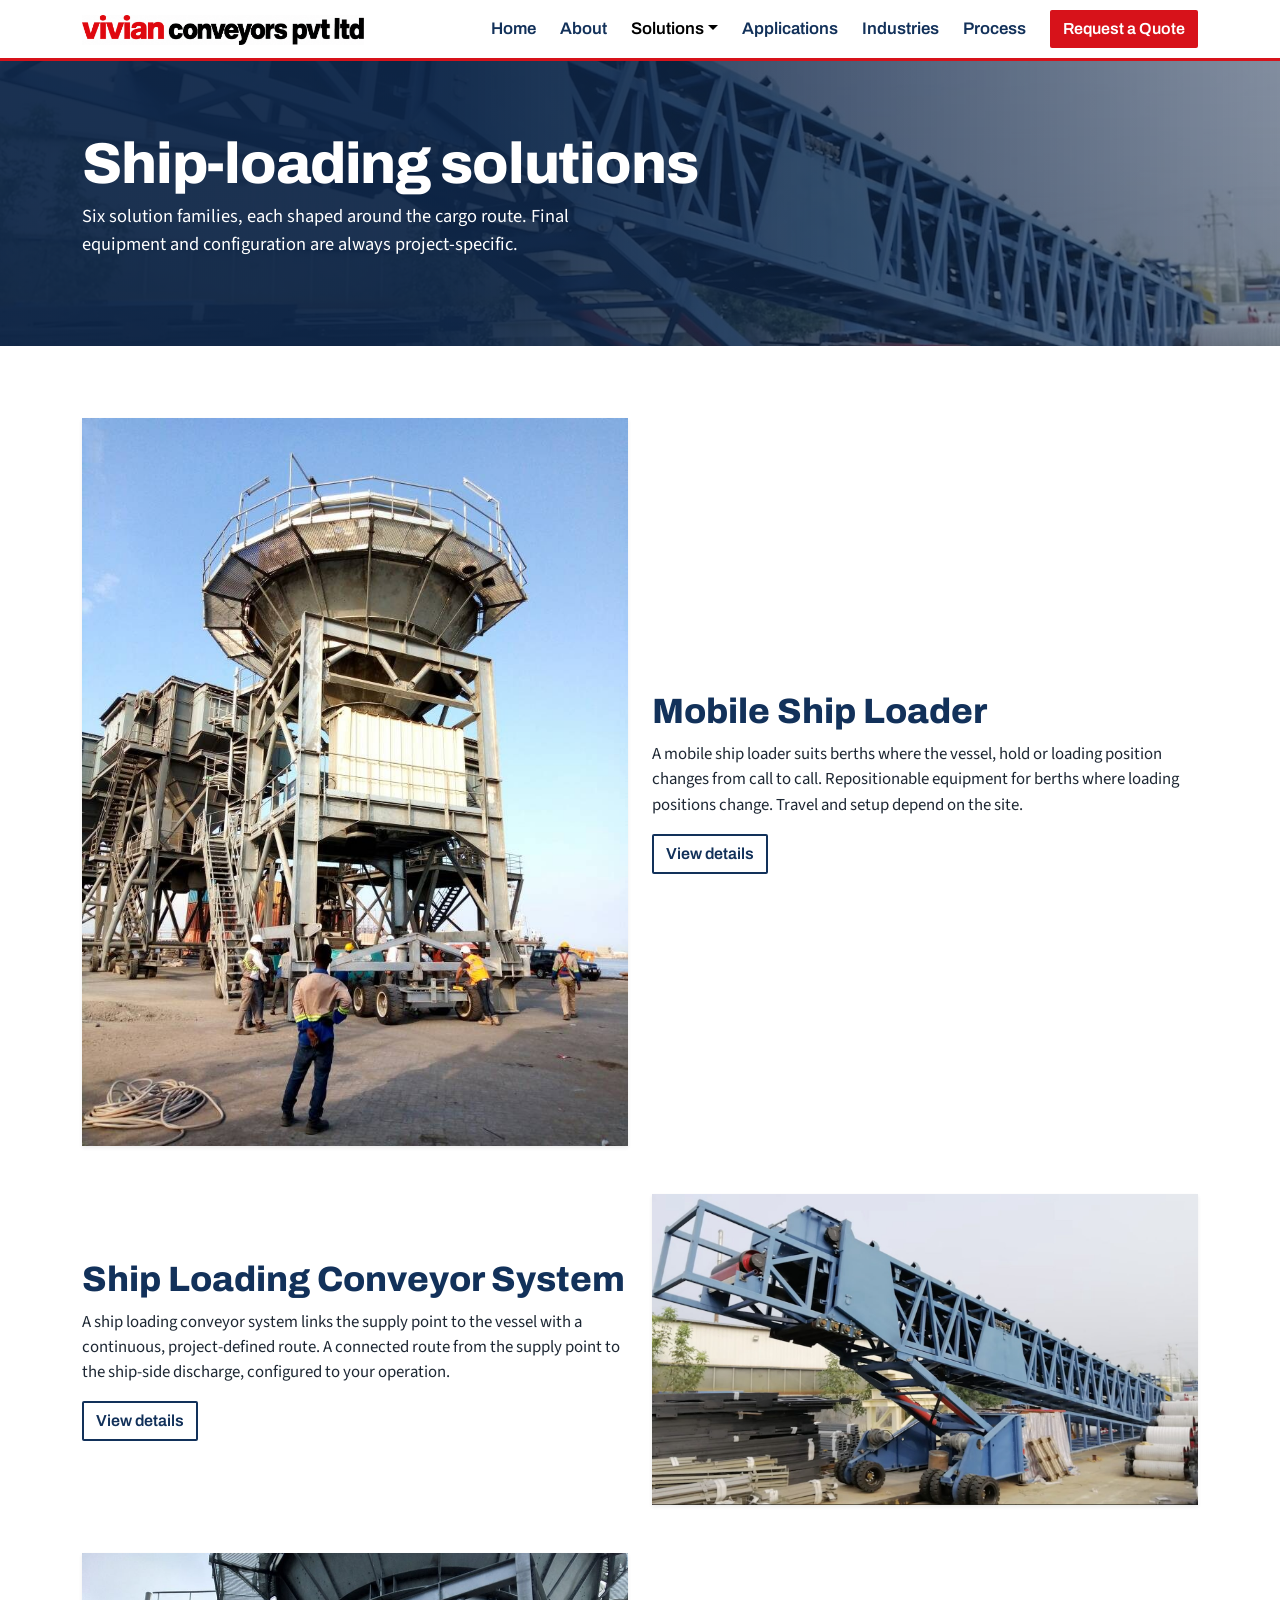
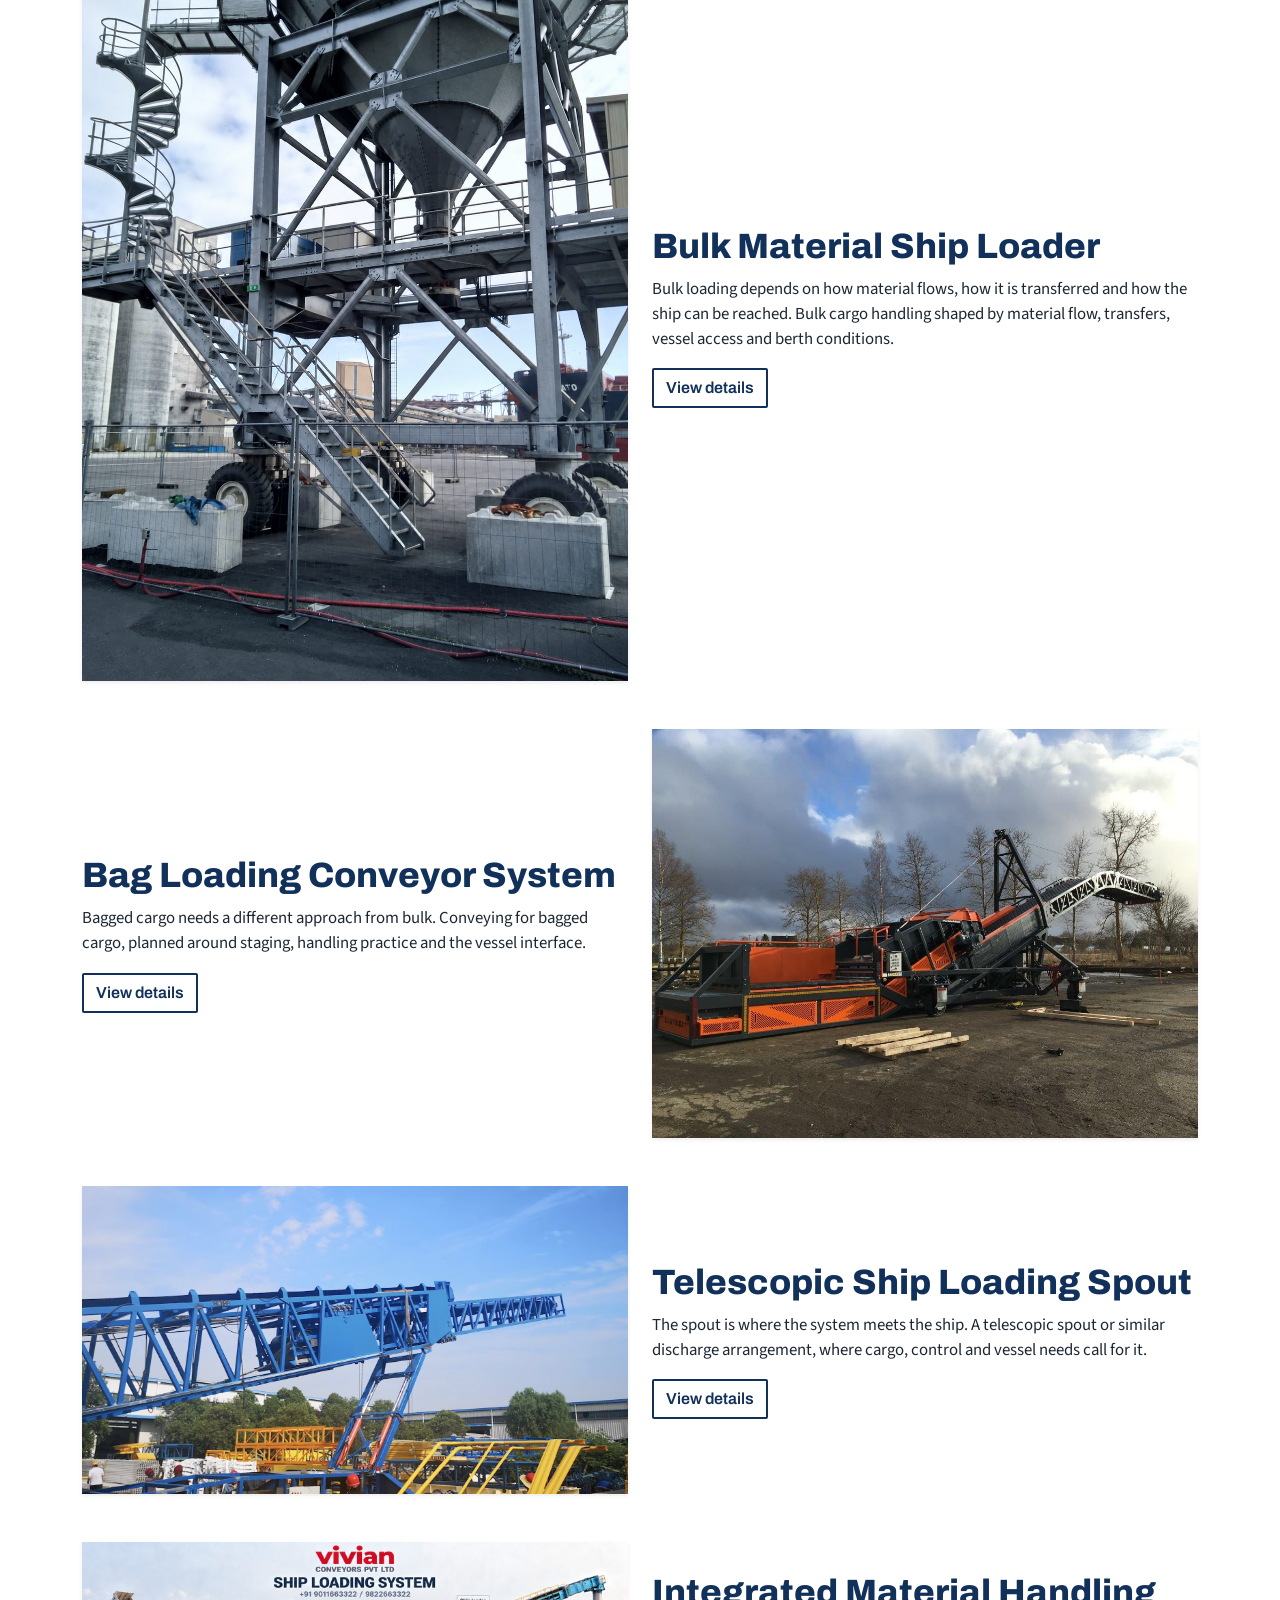
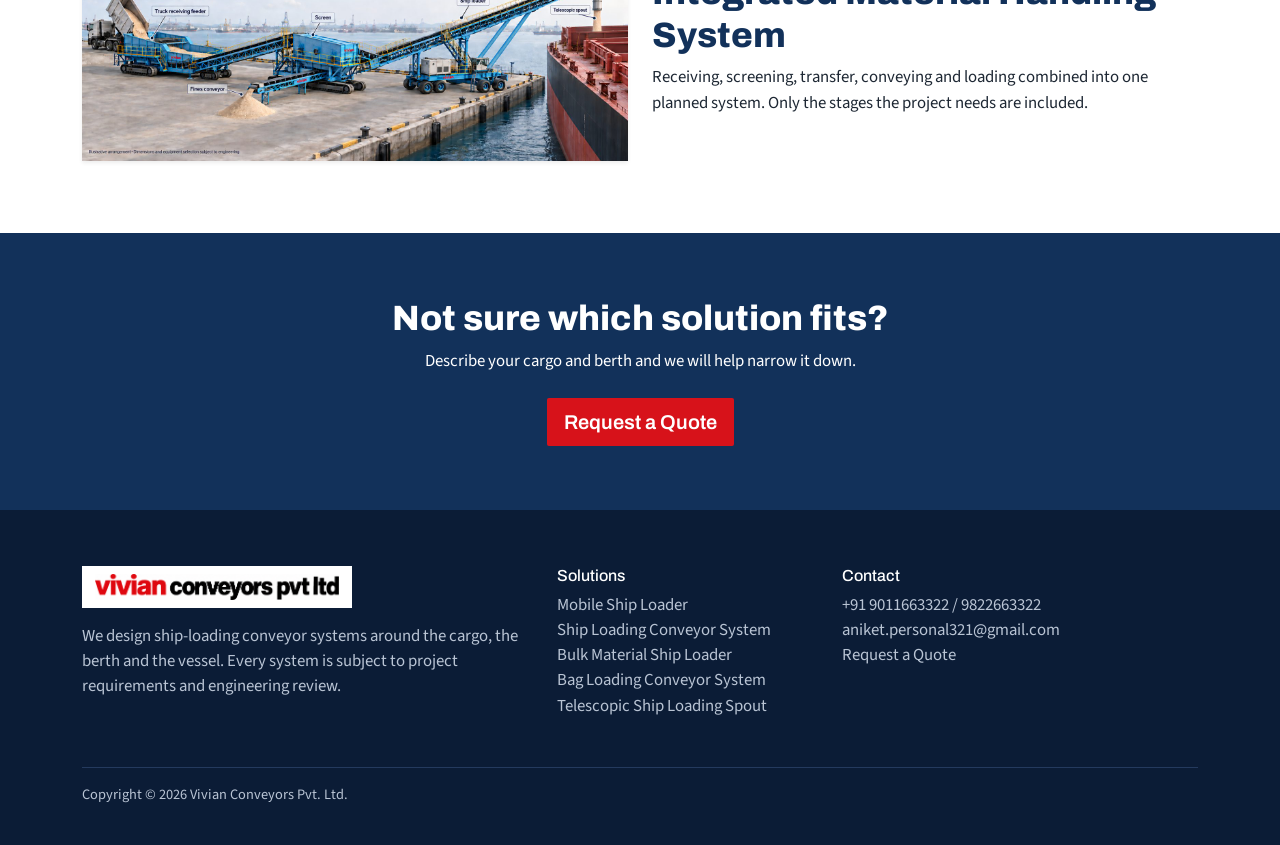
<file: solutions.html>
<!DOCTYPE html><html lang="en"><head><meta charset="utf-8"><meta name="viewport" content="width=device-width,initial-scale=1"><title>Solutions | Vivian Conveyors Pvt. Ltd.</title><meta name="description" content="Ship-loading solution families."><link href="https://cdn.jsdelivr.net/npm/bootstrap@5.3.3/dist/css/bootstrap.min.css" rel="stylesheet"><link href="https://fonts.googleapis.com/css2?family=Archivo:wght@600;800&family=Source+Sans+3:wght@400;600&display=swap" rel="stylesheet"><link href="css/style.css" rel="stylesheet"></head><body><nav class="navbar navbar-expand-lg sticky-top"><div class="container"><a class="navbar-brand" href="index.html"><img src="images/logo.png" alt="Vivian Conveyors Pvt. Ltd." height="30"></a><button class="navbar-toggler" data-bs-toggle="collapse" data-bs-target="#m" aria-label="Menu"><span class="navbar-toggler-icon"></span></button><div class="collapse navbar-collapse" id="m"><ul class="navbar-nav ms-auto align-items-lg-center gap-lg-2"><li class="nav-item"><a class="nav-link" href="index.html">Home</a></li><li class="nav-item"><a class="nav-link" href="about.html">About</a></li><li class="nav-item dropdown"><a class="nav-link dropdown-toggle active" href="solutions.html" data-bs-toggle="dropdown">Solutions</a><ul class="dropdown-menu"><li><a class="dropdown-item fw-bold" href="solutions.html">All solutions</a></li><li><a class="dropdown-item" href="mobile-ship-loader.html">Mobile Ship Loader</a></li><li><a class="dropdown-item" href="ship-loading-conveyor-system.html">Ship Loading Conveyor System</a></li><li><a class="dropdown-item" href="bulk-material-ship-loader.html">Bulk Material Ship Loader</a></li><li><a class="dropdown-item" href="bag-loading-conveyor-system.html">Bag Loading Conveyor System</a></li><li><a class="dropdown-item" href="telescopic-ship-loading-spout.html">Telescopic Ship Loading Spout</a></li></ul></li><li class="nav-item"><a class="nav-link" href="applications.html">Applications</a></li><li class="nav-item"><a class="nav-link" href="industries.html">Industries</a></li><li class="nav-item"><a class="nav-link" href="process.html">Process</a></li><li><a class="btn btn-red ms-lg-2" href="contact.html">Request a Quote</a></li></ul></div></div></nav><main><section class="phead" style="background-image:linear-gradient(90deg,rgba(14,38,72,.94) 35%,rgba(14,38,72,.45)),url(images/tele.jpg)"><div class="container"><h1>Ship-loading solutions</h1><p>Six solution families, each shaped around the cargo route. Final equipment and configuration are always project-specific.</p></div></section><section class="sec"><div class="container"><div class="row g-4 align-items-center mb-5 "><div class="col-lg-6"><img class="w-100 shadow-sm" src="images/hopper.jpg" alt="Mobile Ship Loader" loading="lazy"></div><div class="col-lg-6"><h2>Mobile Ship Loader</h2><p>A mobile ship loader suits berths where the vessel, hold or loading position changes from call to call. Repositionable equipment for berths where loading positions change. Travel and setup depend on the site.</p><a href="mobile-ship-loader.html" class="btn btn-outline-navy">View details</a></div></div><div class="row g-4 align-items-center mb-5 flex-lg-row-reverse"><div class="col-lg-6"><img class="w-100 shadow-sm" src="images/tele.jpg" alt="Ship Loading Conveyor System" loading="lazy"></div><div class="col-lg-6"><h2>Ship Loading Conveyor System</h2><p>A ship loading conveyor system links the supply point to the vessel with a continuous, project-defined route. A connected route from the supply point to the ship-side discharge, configured to your operation.</p><a href="ship-loading-conveyor-system.html" class="btn btn-outline-navy">View details</a></div></div><div class="row g-4 align-items-center mb-5 "><div class="col-lg-6"><img class="w-100 shadow-sm" src="images/tower.jpg" alt="Bulk Material Ship Loader" loading="lazy"></div><div class="col-lg-6"><h2>Bulk Material Ship Loader</h2><p>Bulk loading depends on how material flows, how it is transferred and how the ship can be reached. Bulk cargo handling shaped by material flow, transfers, vessel access and berth conditions.</p><a href="bulk-material-ship-loader.html" class="btn btn-outline-navy">View details</a></div></div><div class="row g-4 align-items-center mb-5 flex-lg-row-reverse"><div class="col-lg-6"><img class="w-100 shadow-sm" src="images/orange.jpg" alt="Bag Loading Conveyor System" loading="lazy"></div><div class="col-lg-6"><h2>Bag Loading Conveyor System</h2><p>Bagged cargo needs a different approach from bulk. Conveying for bagged cargo, planned around staging, handling practice and the vessel interface.</p><a href="bag-loading-conveyor-system.html" class="btn btn-outline-navy">View details</a></div></div><div class="row g-4 align-items-center mb-5 "><div class="col-lg-6"><img class="w-100 shadow-sm" src="images/boom.jpg" alt="Telescopic Ship Loading Spout" loading="lazy"></div><div class="col-lg-6"><h2>Telescopic Ship Loading Spout</h2><p>The spout is where the system meets the ship. A telescopic spout or similar discharge arrangement, where cargo, control and vessel needs call for it.</p><a href="telescopic-ship-loading-spout.html" class="btn btn-outline-navy">View details</a></div></div><div class="row g-4 align-items-center"><div class="col-lg-6"><img class="w-100 shadow-sm" src="images/system.jpg" alt="Integrated system"></div><div class="col-lg-6"><h2>Integrated Material Handling System</h2><p>Receiving, screening, transfer, conveying and loading combined into one planned system. Only the stages the project needs are included.</p></div></div></div></section><section class="cta"><div class="container"><h2>Not sure which solution fits?</h2><p>Describe your cargo and berth and we will help narrow it down.</p><a class="btn btn-red btn-lg" href="contact.html">Request a Quote</a></div></section></main><footer><div class="container"><div class="row g-4"><div class="col-lg-5"><img src="images/logo.png" class="flogo" alt="Vivian Conveyors Pvt. Ltd."><p class="mt-3">We design ship-loading conveyor systems around the cargo, the berth and the vessel. Every system is subject to project requirements and engineering review.</p></div><div class="col-6 col-lg-3"><h6>Solutions</h6><ul><li><a href="mobile-ship-loader.html">Mobile Ship Loader</a></li><li><a href="ship-loading-conveyor-system.html">Ship Loading Conveyor System</a></li><li><a href="bulk-material-ship-loader.html">Bulk Material Ship Loader</a></li><li><a href="bag-loading-conveyor-system.html">Bag Loading Conveyor System</a></li><li><a href="telescopic-ship-loading-spout.html">Telescopic Ship Loading Spout</a></li></ul></div><div class="col-6 col-lg-4"><h6>Contact</h6><ul><li><a href="tel:+919011663322">+91 9011663322 / 9822663322</a></li><li><a href="mailto:aniket.personal321@gmail.com">aniket.personal321@gmail.com</a></li><li><a href="contact.html">Request a Quote</a></li></ul></div></div><p class="copy">Copyright &copy; <span id="yr">2026</span> Vivian Conveyors Pvt. Ltd.</p></div></footer><script src="https://cdn.jsdelivr.net/npm/bootstrap@5.3.3/dist/js/bootstrap.bundle.min.js"></script><script src="js/main.js"></script></body></html>
</file>
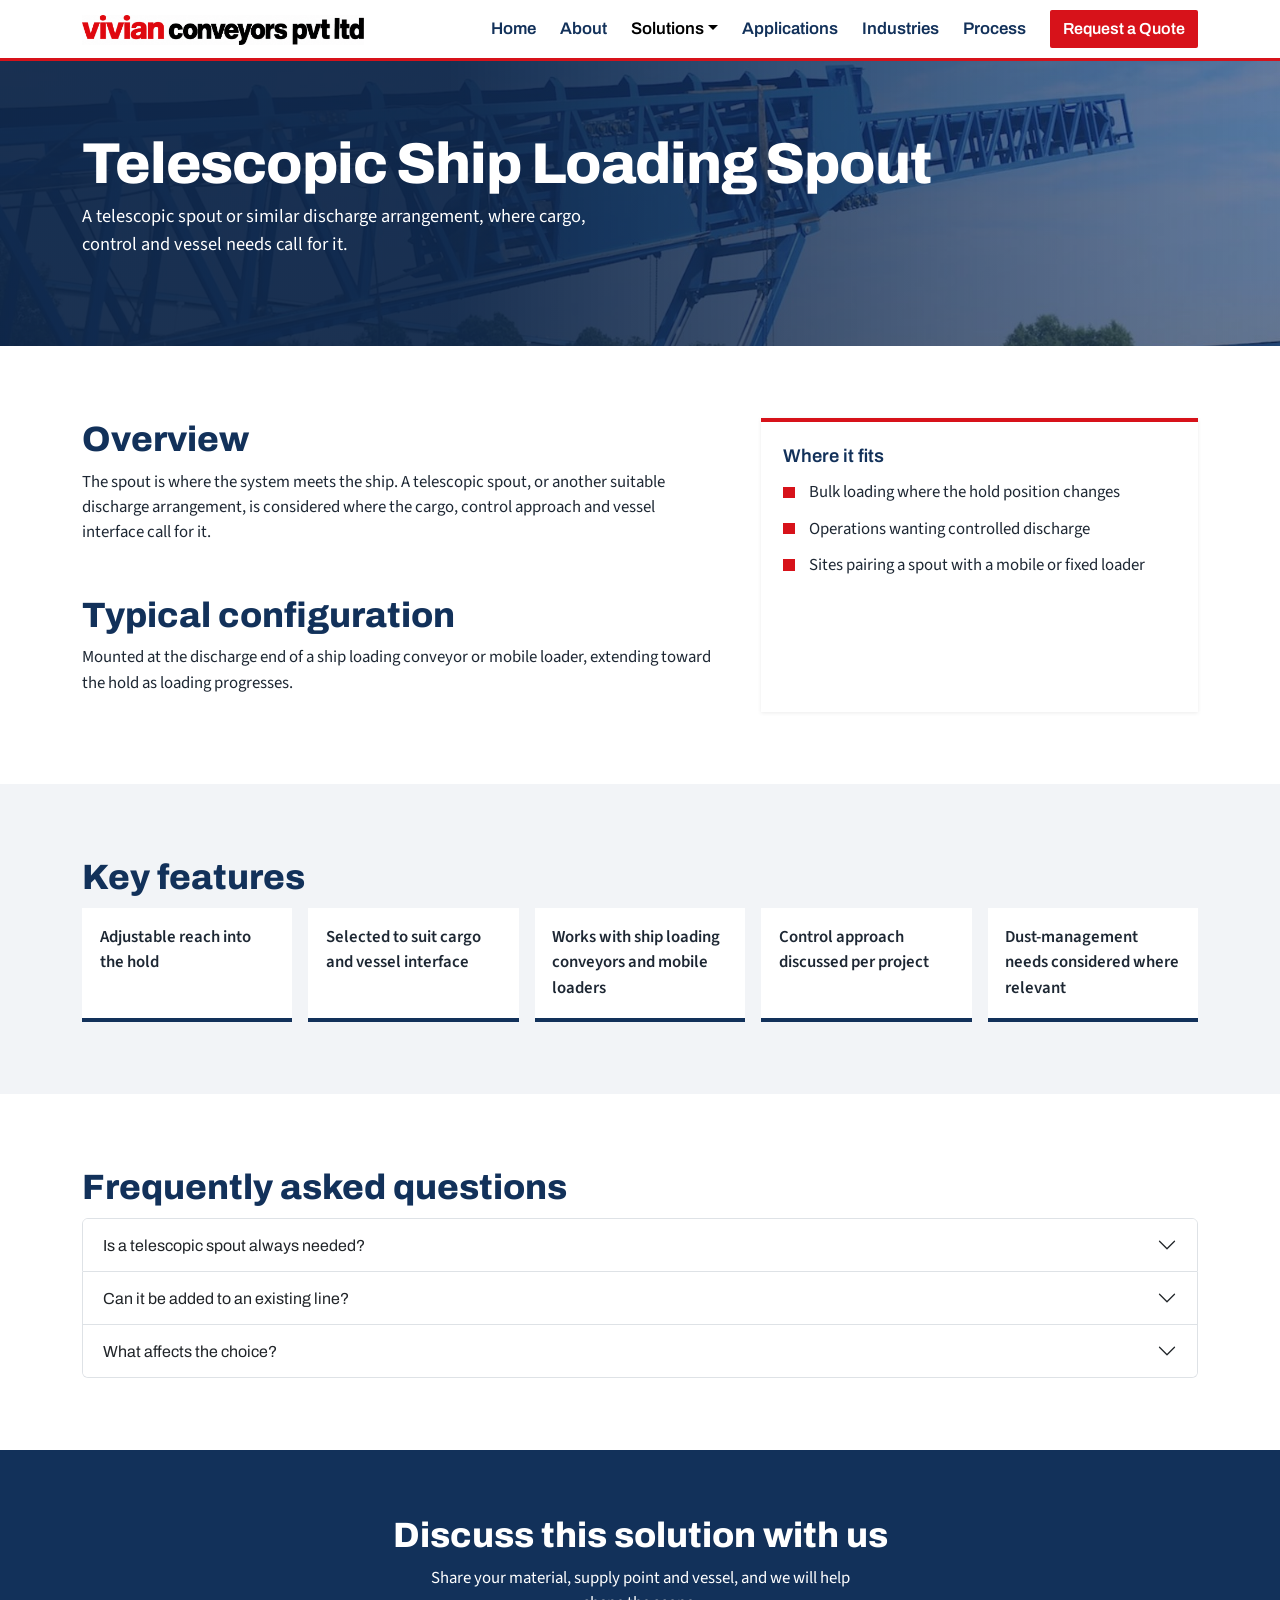
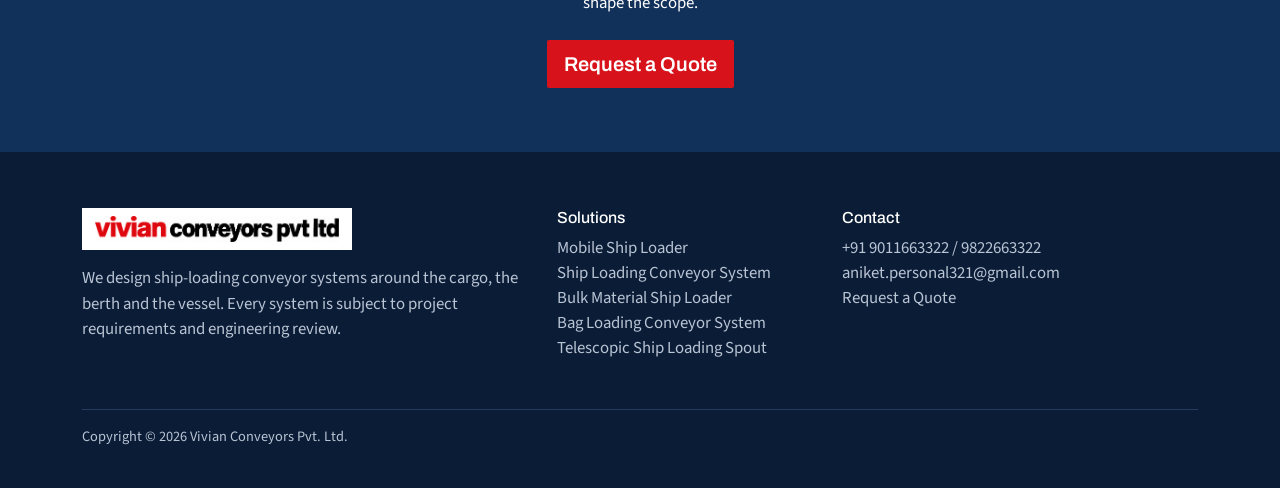
<file: telescopic-ship-loading-spout.html>
<!DOCTYPE html><html lang="en"><head><meta charset="utf-8"><meta name="viewport" content="width=device-width,initial-scale=1"><title>Telescopic Ship Loading Spout | Vivian Conveyors Pvt. Ltd.</title><meta name="description" content="A telescopic spout or similar discharge arrangement, where cargo, control and vessel needs call for it."><link href="https://cdn.jsdelivr.net/npm/bootstrap@5.3.3/dist/css/bootstrap.min.css" rel="stylesheet"><link href="https://fonts.googleapis.com/css2?family=Archivo:wght@600;800&family=Source+Sans+3:wght@400;600&display=swap" rel="stylesheet"><link href="css/style.css" rel="stylesheet"></head><body><nav class="navbar navbar-expand-lg sticky-top"><div class="container"><a class="navbar-brand" href="index.html"><img src="images/logo.png" alt="Vivian Conveyors Pvt. Ltd." height="30"></a><button class="navbar-toggler" data-bs-toggle="collapse" data-bs-target="#m" aria-label="Menu"><span class="navbar-toggler-icon"></span></button><div class="collapse navbar-collapse" id="m"><ul class="navbar-nav ms-auto align-items-lg-center gap-lg-2"><li class="nav-item"><a class="nav-link" href="index.html">Home</a></li><li class="nav-item"><a class="nav-link" href="about.html">About</a></li><li class="nav-item dropdown"><a class="nav-link dropdown-toggle active" href="solutions.html" data-bs-toggle="dropdown">Solutions</a><ul class="dropdown-menu"><li><a class="dropdown-item fw-bold" href="solutions.html">All solutions</a></li><li><a class="dropdown-item" href="mobile-ship-loader.html">Mobile Ship Loader</a></li><li><a class="dropdown-item" href="ship-loading-conveyor-system.html">Ship Loading Conveyor System</a></li><li><a class="dropdown-item" href="bulk-material-ship-loader.html">Bulk Material Ship Loader</a></li><li><a class="dropdown-item" href="bag-loading-conveyor-system.html">Bag Loading Conveyor System</a></li><li><a class="dropdown-item" href="telescopic-ship-loading-spout.html">Telescopic Ship Loading Spout</a></li></ul></li><li class="nav-item"><a class="nav-link" href="applications.html">Applications</a></li><li class="nav-item"><a class="nav-link" href="industries.html">Industries</a></li><li class="nav-item"><a class="nav-link" href="process.html">Process</a></li><li><a class="btn btn-red ms-lg-2" href="contact.html">Request a Quote</a></li></ul></div></div></nav><main><section class="phead" style="background-image:linear-gradient(90deg,rgba(14,38,72,.94) 35%,rgba(14,38,72,.45)),url(images/boom.jpg)"><div class="container"><h1>Telescopic Ship Loading Spout</h1><p>A telescopic spout or similar discharge arrangement, where cargo, control and vessel needs call for it.</p></div></section><section class="sec"><div class="container"><div class="row g-5"><div class="col-lg-7"><h2>Overview</h2><p>The spout is where the system meets the ship. A telescopic spout, or another suitable discharge arrangement, is considered where the cargo, control approach and vessel interface call for it.</p><h2 class="mt-5">Typical configuration</h2><p>Mounted at the discharge end of a ship loading conveyor or mobile loader, extending toward the hold as loading progresses.</p></div><div class="col-lg-5"><div class="card-x"><h3>Where it fits</h3><ul class="tick"><li>Bulk loading where the hold position changes</li><li>Operations wanting controlled discharge</li><li>Sites pairing a spout with a mobile or fixed loader</li></ul></div></div></div></div></section><section class="sec grey"><div class="container"><h2>Key features</h2><div class="row g-3"><div class="col-md-6 col-lg"><div class="feat">Adjustable reach into the hold</div></div><div class="col-md-6 col-lg"><div class="feat">Selected to suit cargo and vessel interface</div></div><div class="col-md-6 col-lg"><div class="feat">Works with ship loading conveyors and mobile loaders</div></div><div class="col-md-6 col-lg"><div class="feat">Control approach discussed per project</div></div><div class="col-md-6 col-lg"><div class="feat">Dust-management needs considered where relevant</div></div></div></div></section><section class="sec"><div class="container"><h2>Frequently asked questions</h2><div class="accordion"><div class="accordion-item"><h3 class="accordion-header"><button class="accordion-button collapsed" data-bs-toggle="collapse" data-bs-target="#q0">Is a telescopic spout always needed?</button></h3><div id="q0" class="accordion-collapse collapse"><div class="accordion-body">No. Another discharge arrangement may suit your cargo and vessel better.</div></div></div><div class="accordion-item"><h3 class="accordion-header"><button class="accordion-button collapsed" data-bs-toggle="collapse" data-bs-target="#q1">Can it be added to an existing line?</button></h3><div id="q1" class="accordion-collapse collapse"><div class="accordion-body">Possibly. This is checked during site review.</div></div></div><div class="accordion-item"><h3 class="accordion-header"><button class="accordion-button collapsed" data-bs-toggle="collapse" data-bs-target="#q2">What affects the choice?</button></h3><div id="q2" class="accordion-collapse collapse"><div class="accordion-body">Material, vessel type, loading position and your control requirements.</div></div></div></div></div></section><section class="cta"><div class="container"><h2>Discuss this solution with us</h2><p>Share your material, supply point and vessel, and we will help shape the scope.</p><a class="btn btn-red btn-lg" href="contact.html">Request a Quote</a></div></section></main><footer><div class="container"><div class="row g-4"><div class="col-lg-5"><img src="images/logo.png" class="flogo" alt="Vivian Conveyors Pvt. Ltd."><p class="mt-3">We design ship-loading conveyor systems around the cargo, the berth and the vessel. Every system is subject to project requirements and engineering review.</p></div><div class="col-6 col-lg-3"><h6>Solutions</h6><ul><li><a href="mobile-ship-loader.html">Mobile Ship Loader</a></li><li><a href="ship-loading-conveyor-system.html">Ship Loading Conveyor System</a></li><li><a href="bulk-material-ship-loader.html">Bulk Material Ship Loader</a></li><li><a href="bag-loading-conveyor-system.html">Bag Loading Conveyor System</a></li><li><a href="telescopic-ship-loading-spout.html">Telescopic Ship Loading Spout</a></li></ul></div><div class="col-6 col-lg-4"><h6>Contact</h6><ul><li><a href="tel:+919011663322">+91 9011663322 / 9822663322</a></li><li><a href="mailto:aniket.personal321@gmail.com">aniket.personal321@gmail.com</a></li><li><a href="contact.html">Request a Quote</a></li></ul></div></div><p class="copy">Copyright &copy; <span id="yr">2026</span> Vivian Conveyors Pvt. Ltd.</p></div></footer><script src="https://cdn.jsdelivr.net/npm/bootstrap@5.3.3/dist/js/bootstrap.bundle.min.js"></script><script src="js/main.js"></script></body></html>
</file>
<file: css/style.css>
:root{--navy:#12315a;--red:#d7121a;--grey:#f2f4f7;--ink:#1d2733}body{font-family:'Source Sans 3',sans-serif;color:var(--ink);font-size:1.05rem}h1,h2,h3,h6,.btn,.navbar{font-family:Archivo,sans-serif}h1{font-weight:800;font-size:clamp(2.2rem,5vw,3.6rem);line-height:1.08;letter-spacing:-.02em;color:var(--navy)}h2{font-weight:800;color:var(--navy);font-size:clamp(1.6rem,3vw,2.2rem);margin-bottom:.6rem}h3{font-size:1.15rem;font-weight:600;color:var(--navy)}.navbar{background:#fff;border-bottom:3px solid var(--red)}.nav-link{font-weight:600;color:var(--navy)}.nav-link.active,.nav-link:hover{color:var(--red)}.btn-red{background:var(--red);color:#fff;font-weight:600;border-radius:2px}.btn-red:hover{background:#a80d13;color:#fff}.btn-outline-navy{border:2px solid var(--navy);color:var(--navy);font-weight:600;border-radius:2px}.btn-outline-navy:hover{background:var(--navy);color:#fff}.hero{padding:4rem 0;background:linear-gradient(180deg,#fff,var(--grey))}.heroimg{position:relative}.heroimg:before{content:"";position:absolute;inset:18px -18px -18px 18px;background:var(--red)}.heroimg img{position:relative;width:100%;display:block}.call a{color:var(--red);font-weight:600;text-decoration:none}.sec{padding:4.5rem 0}.grey{background:var(--grey)}.intro{max-width:62ch;margin-bottom:2rem}.card-x{background:#fff;border-top:4px solid var(--red);padding:1.4rem;height:100%;box-shadow:0 1px 4px rgba(0,0,0,.08)}.scard{display:block;background:#fff;text-decoration:none;color:inherit;height:100%;box-shadow:0 1px 4px rgba(0,0,0,.1)}.scard img{width:100%;height:190px;object-fit:cover}.scard div{padding:1.2rem}.scard b{color:var(--red)}.scard:hover b{text-decoration:underline}.phead{background-size:cover;background-position:center;color:#fff;padding:4.5rem 0}.phead h1{color:#fff}.phead p{max-width:60ch;font-size:1.15rem}.flow{counter-reset:s;list-style:none;padding:0;display:grid;gap:.8rem;grid-template-columns:repeat(auto-fit,minmax(210px,1fr))}.flow li{counter-increment:s;background:#fff;border-left:4px solid var(--navy);padding:1rem;box-shadow:0 1px 4px rgba(0,0,0,.08)}.flow li:before{content:counter(s);display:inline-block;background:var(--red);color:#fff;font-weight:800;width:1.8rem;height:1.8rem;text-align:center;line-height:1.8rem;margin-bottom:.4rem}.flow strong,.flow span{display:block}.feat{background:#fff;border-bottom:4px solid var(--navy);padding:1.1rem;height:100%;font-weight:600}.tick{padding-left:0;list-style:none;margin:0}.tick li{padding:.35rem 0 .35rem 1.6rem;position:relative}.tick li:before{content:"";position:absolute;left:0;top:.75rem;width:.7rem;height:.7rem;background:var(--red)}.accordion-button:not(.collapsed){background:var(--grey);color:var(--navy)}.cta{background:var(--navy);color:#fff;padding:4rem 0;text-align:center}.cta h2{color:#fff}.cta p{max-width:55ch;margin:0 auto 1.5rem}footer{background:#0b1c36;color:#b9c4d4;padding:3.5rem 0 1.5rem}footer h6{color:#fff}footer ul{list-style:none;padding:0}footer a{color:#b9c4d4;text-decoration:none}footer a:hover{color:#fff}.flogo{background:#fff;padding:.5rem .8rem;height:42px}.copy{border-top:1px solid #243a5e;margin-top:2rem;padding-top:1rem;font-size:.9rem}:focus-visible{outline:3px solid var(--red);outline-offset:2px}
</file>
